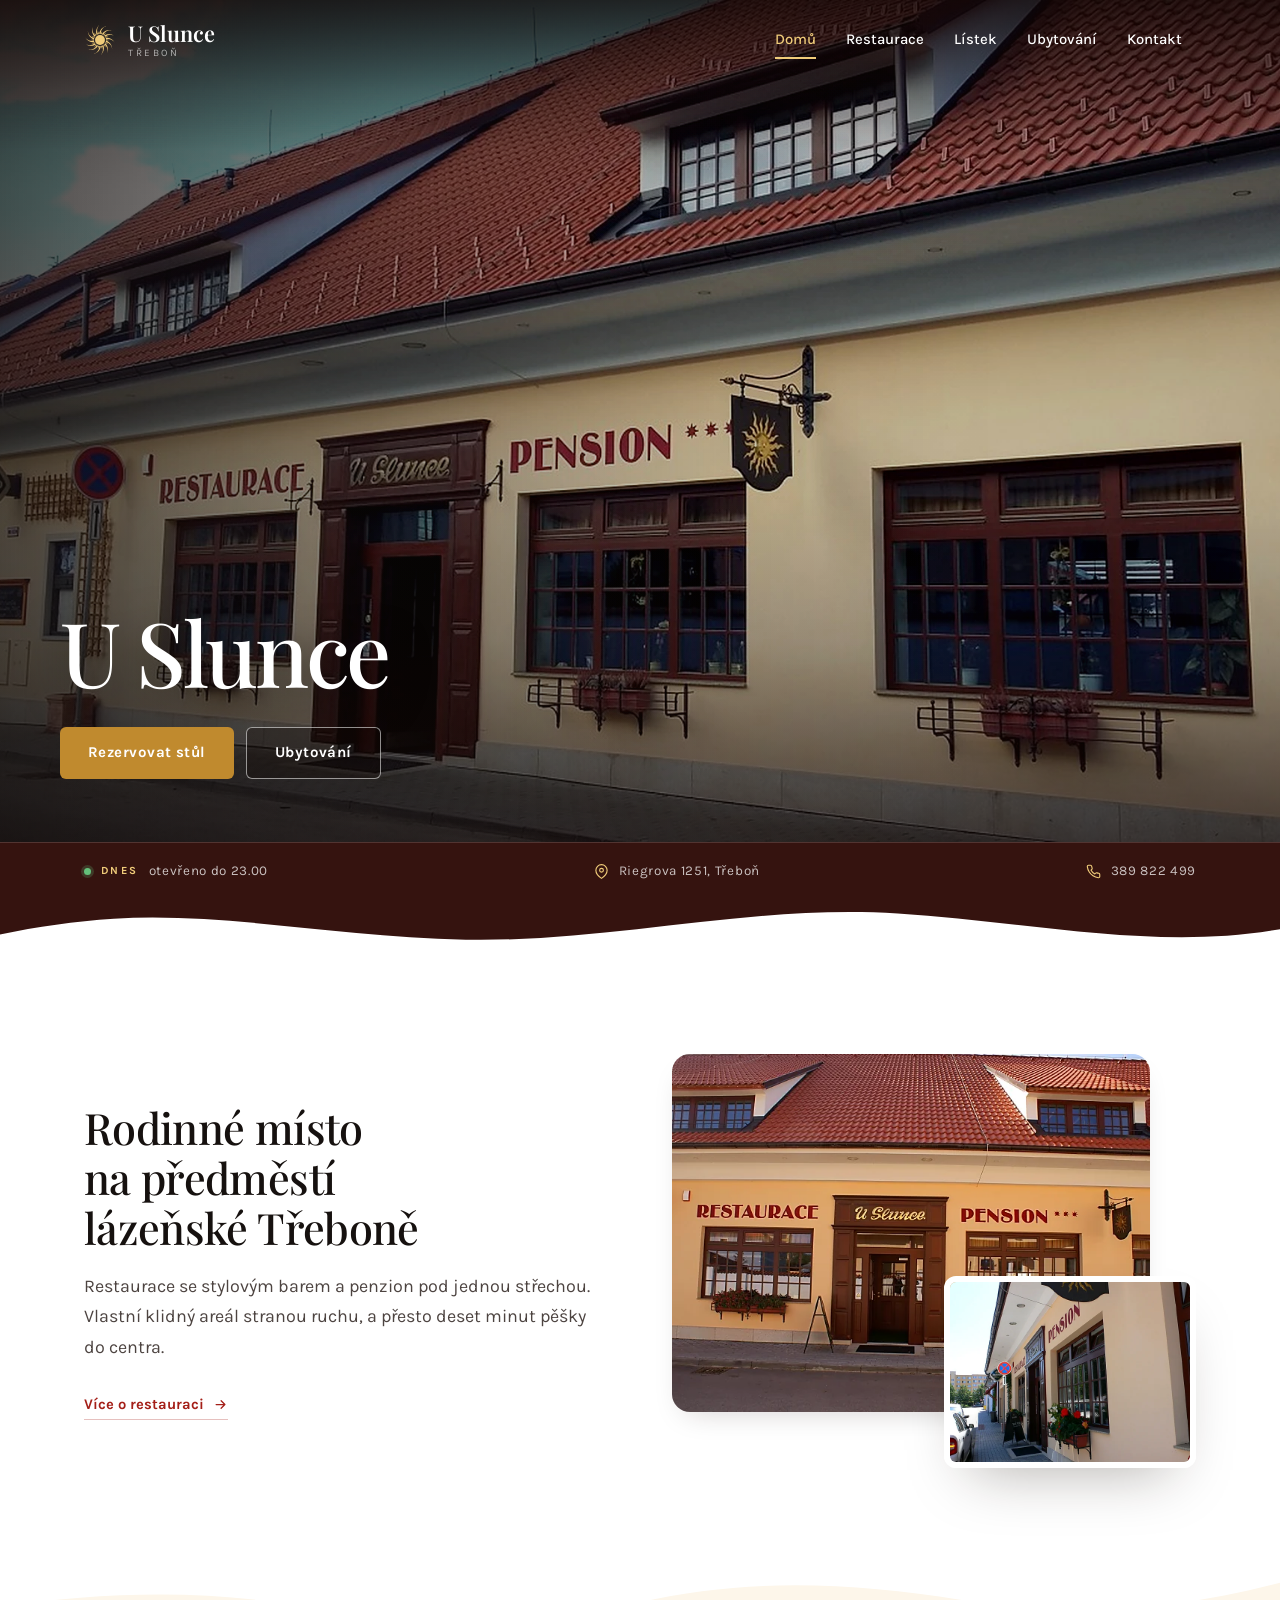
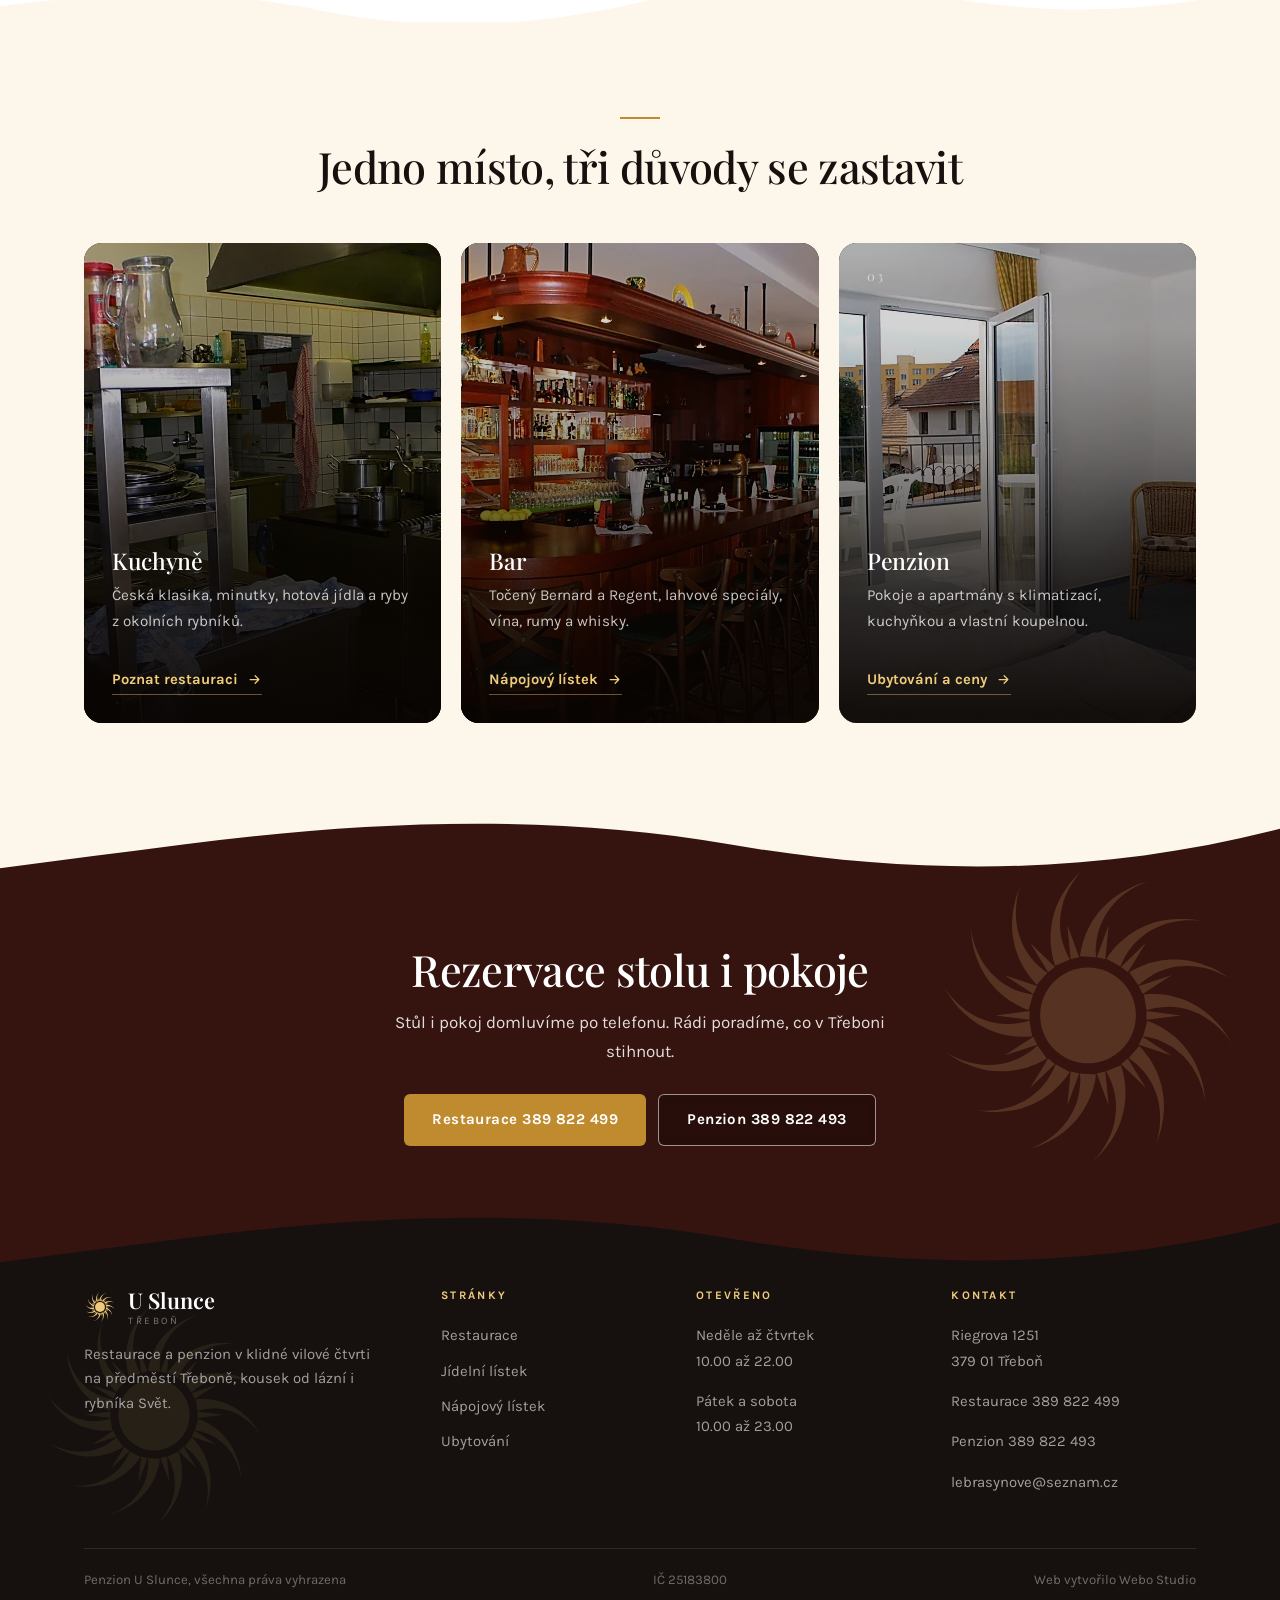
<file: index.html>
<!DOCTYPE html>
<html lang="cs">
<head>
<meta charset="utf-8">
<meta name="viewport" content="width=device-width, initial-scale=1">
<title>Restaurace a penzion U Slunce, Třeboň</title>
<meta name="description" content="Restaurace a penzion U Slunce v Třeboni. Česká kuchyně, čerstvé ryby z třeboňských rybníků, pivo Bernard a klidné ubytování s parkováním v areálu.">
<meta name="theme-color" content="#7d1710">
<link rel="canonical" href="https://www.penzionuslunce.cz/">
<meta property="og:type" content="website">
<meta property="og:locale" content="cs_CZ">
<meta property="og:title" content="Restaurace a penzion U Slunce, Třeboň">
<meta property="og:description" content="Restaurace a penzion U Slunce v Třeboni. Česká kuchyně, čerstvé ryby z třeboňských rybníků, pivo Bernard a klidné ubytování s parkováním v areálu.">
<meta property="og:url" content="https://www.penzionuslunce.cz/">
<meta property="og:image" content="https://www.penzionuslunce.cz/assets/photos/fasada.webp">
<link rel="icon" href="assets/img/favicon.svg" type="image/svg+xml">
<link rel="preconnect" href="https://fonts.googleapis.com">
<link rel="preconnect" href="https://fonts.gstatic.com" crossorigin>
<link href="https://fonts.googleapis.com/css2?family=Karla:wght@400;500;600;700&family=Playfair+Display:ital,wght@0,400;0,500;0,600;1,400&display=swap" rel="stylesheet">
<link rel="stylesheet" href="assets/css/style.css?v=25">
<script type="application/ld+json">
{
  "@context": "https://schema.org",
  "@type": "Restaurant",
  "name": "Restaurace a penzion U Slunce",
  "servesCuisine": "Česká kuchyně",
  "url": "https://www.penzionuslunce.cz/",
  "telephone": "+420389822499",
  "email": "lebrasynove@seznam.cz",
  "image": "https://www.penzionuslunce.cz/assets/photos/fasada.webp",
  "address": {
    "@type": "PostalAddress",
    "streetAddress": "Riegrova 1251",
    "addressLocality": "Třeboň",
    "postalCode": "379 01",
    "addressCountry": "CZ"
  },
  "openingHoursSpecification": [
    { "@type": "OpeningHoursSpecification", "dayOfWeek": ["Sunday","Monday","Tuesday","Wednesday","Thursday"], "opens": "10:00", "closes": "22:00" },
    { "@type": "OpeningHoursSpecification", "dayOfWeek": ["Friday","Saturday"], "opens": "10:00", "closes": "23:00" }
  ]
}
</script>
</head>
<body>
<a class="skip" href="#main">Přeskočit na obsah</a>
<div class="progress" aria-hidden="true"></div>
<header class="header">
  <div class="wrap header__inner">
    <a class="brand" href="index.html" aria-label="U Slunce, domovská stránka">
      <span class="sunmark" aria-hidden="true"></span>
      <span class="brand__text">
        <span class="brand__name">U Slunce</span>
        <span class="brand__sub">Třeboň</span>
      </span>
    </a>

    <nav class="nav" aria-label="Hlavní navigace">
      <a class="nav__link" href="index.html" aria-current="page">Domů</a>
      <a class="nav__link" href="restaurace.html">Restaurace</a>
      <a class="nav__link" href="listek.html">Lístek</a>
      <a class="nav__link" href="ubytovani.html">Ubytování</a>
      <a class="nav__link" href="kontakt.html">Kontakt</a>
    </nav>


    <button class="burger" aria-expanded="false" aria-controls="mobile-nav" aria-label="Otevřít menu">
      <span></span><span></span><span></span>
    </button>
  </div>
</header>

<div class="mobile-nav" id="mobile-nav">
  <a href="index.html" aria-current="page">Domů</a>
  <a href="restaurace.html">Restaurace</a>
  <a href="listek.html">Jídelní a nápojový lístek</a>
  <a href="ubytovani.html">Ubytování</a>
  <a href="kontakt.html">Kontakt</a>
  <div class="mobile-nav__foot">
    <a class="btn btn--primary" href="tel:+420389822499">Rezervace stolu</a>
    <a class="btn btn--ghost" href="tel:+420389822493">Rezervace ubytování</a>
  </div>
</div>
<main id="main">

  <section class="hero">
    <div class="hero__media">
      <picture>
        <source media="(max-width: 900px)" srcset="assets/photos/hero-uvod-uzky.webp?v=25" width="800" height="1543">
        <img src="assets/photos/hero-uvod.webp?v=25" alt="Průčelí restaurace a penzionu U Slunce v Třeboni s cedulemi Restaurace a Pension" width="1800" height="1012" fetchpriority="high" decoding="async">
      </picture>
    </div>

    <div class="hero__panel">
      <div class="deco__sun" aria-hidden="true"></div>
      <div class="hero__inner">
      <h1 class="hero__title">U Slunce</h1>
      <div class="btn-row">
        <a class="btn btn--gold" href="tel:+420389822499">Rezervovat stůl</a>
        <a class="btn btn--light" href="ubytovani.html">Ubytování</a>
        </div>
      </div>
    </div>

    <div class="hero__bar">
      <div class="wrap hero__bar-in">
        <span data-open>
          <span class="hero__dot" aria-hidden="true"></span>
          <b>Dnes</b> <span data-open-text>10.00 až 22.00</span>
        </span>
        <span><svg viewBox="0 0 24 24" fill="none" stroke="currentColor" stroke-width="1.8" stroke-linecap="round" stroke-linejoin="round" aria-hidden="true"><path d="M21 10c0 7-9 13-9 13s-9-6-9-13a9 9 0 0 1 18 0z"/><circle cx="12" cy="10" r="3"/></svg> Riegrova 1251, Třeboň</span>
        <a href="tel:+420389822499"><svg viewBox="0 0 24 24" fill="none" stroke="currentColor" stroke-width="1.8" stroke-linecap="round" stroke-linejoin="round" aria-hidden="true"><path d="M22 16.9v3a2 2 0 0 1-2.2 2 19.8 19.8 0 0 1-8.6-3.1 19.5 19.5 0 0 1-6-6A19.8 19.8 0 0 1 2.1 4.2 2 2 0 0 1 4.1 2h3a2 2 0 0 1 2 1.7c.1 1 .4 1.9.7 2.8a2 2 0 0 1-.5 2.1L8.1 9.9a16 16 0 0 0 6 6l1.3-1.2a2 2 0 0 1 2.1-.5c.9.3 1.8.6 2.8.7a2 2 0 0 1 1.7 2z"/></svg> 389 822 499</a>
      </div>
    </div>
  </section>

  <section class="section" id="uvod">
    <div class="sep sep--band" aria-hidden="true"></div>
    <div class="wrap split">
      <div class="flow" data-reveal>
        <h2>Rodinné místo na předměstí lázeňské Třeboně</h2>
        <p class="lead">
          Restaurace se stylovým barem a penzion pod jednou střechou. Vlastní klidný
          areál stranou ruchu, a přesto deset minut pěšky do centra.
        </p>
        <div class="arrow-row">
          <a class="arrow-link" href="restaurace.html">Více o restauraci <svg viewBox="0 0 24 24" fill="none" stroke="currentColor" stroke-width="2" stroke-linecap="round" stroke-linejoin="round" aria-hidden="true"><path d="M5 12h14M13 6l6 6-6 6"/></svg></a>
        </div>
      </div>
      <div class="stack-media" data-reveal data-delay>
        <div class="stack-media__main" data-reveal-img>
          <img src="assets/photos/fasada.webp" alt="Fasáda domu s nápisy Restaurace a Pension" width="640" height="480" loading="lazy">
        </div>
        <div class="stack-media__inset">
          <img src="assets/photos/znak-slunce.webp" alt="Kovaný znak slunce nad vchodem do penzionu" width="640" height="480" loading="lazy">
        </div>
      </div>
    </div>
  </section>

  <section class="section section--paper">
    <div class="sep sep--white sep--wave2" aria-hidden="true"></div>
    <div class="wrap">
      <div class="section-head is-centered" data-reveal>
        <h2>Jedno místo, tři důvody se zastavit</h2>
      </div>
      <div class="cards cards--3" data-reveal-group>
        <article class="tile" data-reveal>
          <div class="tile__media"><img src="assets/photos/kuchyne-provoz.webp" alt="Kuchyň restaurace při přípravě jídel" width="640" height="480" loading="lazy"></div>
          <span class="tile__no" aria-hidden="true">01</span>
          <div class="tile__body">
            <h3>Kuchyně</h3>
            <p>Česká klasika, minutky, hotová jídla a ryby z okolních rybníků.</p>
            <a class="arrow-link" href="restaurace.html">Poznat restauraci <svg viewBox="0 0 24 24" fill="none" stroke="currentColor" stroke-width="2" stroke-linecap="round" stroke-linejoin="round" aria-hidden="true"><path d="M5 12h14M13 6l6 6-6 6"/></svg></a>
          </div>
        </article>
        <article class="tile" data-reveal>
          <div class="tile__media"><img src="assets/photos/bar.webp" alt="Dřevěný bar restaurace s výčepem a barovými židlemi" width="640" height="480" loading="lazy"></div>
          <span class="tile__no" aria-hidden="true">02</span>
          <div class="tile__body">
            <h3>Bar</h3>
            <p>Točený Bernard a Regent, lahvové speciály, vína, rumy a whisky.</p>
            <a class="arrow-link" href="listek.html#napoje">Nápojový lístek <svg viewBox="0 0 24 24" fill="none" stroke="currentColor" stroke-width="2" stroke-linecap="round" stroke-linejoin="round" aria-hidden="true"><path d="M5 12h14M13 6l6 6-6 6"/></svg></a>
          </div>
        </article>
        <article class="tile" data-reveal>
          <div class="tile__media"><img src="assets/photos/pokoj-s-terasou.webp" alt="Dvoulůžkový pokoj s prosklenými dveřmi na balkon" width="640" height="480" loading="lazy"></div>
          <span class="tile__no" aria-hidden="true">03</span>
          <div class="tile__body">
            <h3>Penzion</h3>
            <p>Pokoje a apartmány s klimatizací, kuchyňkou a vlastní koupelnou.</p>
            <a class="arrow-link" href="ubytovani.html">Ubytování a ceny <svg viewBox="0 0 24 24" fill="none" stroke="currentColor" stroke-width="2" stroke-linecap="round" stroke-linejoin="round" aria-hidden="true"><path d="M5 12h14M13 6l6 6-6 6"/></svg></a>
          </div>
        </article>
      </div>
    </div>
  </section>

  <section class="section section--band section--tight">
    <div class="sep sep--paper sep--wave3" aria-hidden="true"></div>
    <div class="deco" aria-hidden="true"><div class="deco__sun"></div></div>
    <div class="wrap">
      <div class="callout" data-reveal>
        <h2>Rezervace stolu i pokoje</h2>
        <p>Stůl i pokoj domluvíme po telefonu. Rádi poradíme, co v Třeboni stihnout.</p>
        <div class="btn-row">
          <a class="btn btn--gold" href="tel:+420389822499">Restaurace 389 822 499</a>
          <a class="btn btn--light" href="tel:+420389822493">Penzion 389 822 493</a>
        </div>
      </div>
    </div>
  </section>
</main>
<footer class="footer">
    <div class="sep sep--band sep--wave3" aria-hidden="true"></div>
  <div class="deco" aria-hidden="true"><div class="deco__sun"></div></div>
  <div class="wrap">
    <div class="footer__grid">
      <div>
        <div class="brand">
          <span class="sunmark" aria-hidden="true"></span>
          <span class="brand__text">
            <span class="brand__name">U Slunce</span>
            <span class="brand__sub">Třeboň</span>
          </span>
        </div>
        <p class="footer__about">Restaurace a penzion v klidné vilové čtvrti na předměstí Třeboně,
          kousek od lázní i rybníka Svět.</p>
      </div>

      <div>
        <h4>Stránky</h4>
        <ul>
          <li><a href="restaurace.html">Restaurace</a></li>
          <li><a href="listek.html">Jídelní lístek</a></li>
          <li><a href="listek.html#napoje">Nápojový lístek</a></li>
          <li><a href="ubytovani.html">Ubytování</a></li>
        </ul>
      </div>

      <div>
        <h4>Otevřeno</h4>
        <ul class="stack">
          <li>Neděle až čtvrtek<br>10.00 až 22.00</li>
          <li>Pátek a sobota<br>10.00 až 23.00</li>
        </ul>
      </div>

      <div>
        <h4>Kontakt</h4>
        <ul class="stack">
          <li>Riegrova 1251<br>379 01 Třeboň</li>
          <li><a href="tel:+420389822499">Restaurace 389 822 499</a></li>
          <li><a href="tel:+420389822493">Penzion 389 822 493</a></li>
          <li><a href="mailto:lebrasynove@seznam.cz">lebrasynove@seznam.cz</a></li>
        </ul>
      </div>
    </div>

    <div class="footer__bottom">
      <span>Penzion U Slunce, všechna práva vyhrazena</span>
      <span>IČ 25183800</span>
      <span>Web vytvořilo <a href="https://www.webostudio.cz/" target="_blank" rel="noopener">Webo Studio</a></span>
    </div>
  </div>
</footer>

<a class="btn btn--primary call-fab" href="tel:+420389822499"><svg viewBox="0 0 24 24" fill="none" stroke="currentColor" stroke-width="1.8" stroke-linecap="round" stroke-linejoin="round" aria-hidden="true"><path d="M22 16.9v3a2 2 0 0 1-2.2 2 19.8 19.8 0 0 1-8.6-3.1 19.5 19.5 0 0 1-6-6A19.8 19.8 0 0 1 2.1 4.2 2 2 0 0 1 4.1 2h3a2 2 0 0 1 2 1.7c.1 1 .4 1.9.7 2.8a2 2 0 0 1-.5 2.1L8.1 9.9a16 16 0 0 0 6 6l1.3-1.2a2 2 0 0 1 2.1-.5c.9.3 1.8.6 2.8.7a2 2 0 0 1 1.7 2z"/></svg> Zavolat a rezervovat</a>

<div class="lightbox" role="dialog" aria-modal="true" aria-label="Zvětšená fotografie">
  <button class="lightbox__close" aria-label="Zavřít"><svg viewBox="0 0 24 24" fill="none" stroke="currentColor" stroke-width="2" stroke-linecap="round" stroke-linejoin="round" aria-hidden="true"><path d="M18 6L6 18M6 6l12 12"/></svg></button>
  <button class="lightbox__prev" aria-label="Předchozí fotografie"><svg viewBox="0 0 24 24" fill="none" stroke="currentColor" stroke-width="2" stroke-linecap="round" stroke-linejoin="round" aria-hidden="true"><path d="M15 18l-6-6 6-6"/></svg></button>
  <button class="lightbox__next" aria-label="Další fotografie"><svg viewBox="0 0 24 24" fill="none" stroke="currentColor" stroke-width="2" stroke-linecap="round" stroke-linejoin="round" aria-hidden="true"><path d="M9 18l6-6-6-6"/></svg></button>
  <div>
    <img alt="">
    <p class="lightbox__caption"><span></span><span class="lightbox__count"></span></p>
  </div>
</div>

<script src="assets/js/main.js?v=25" defer></script>
</body>
</html>
</file>
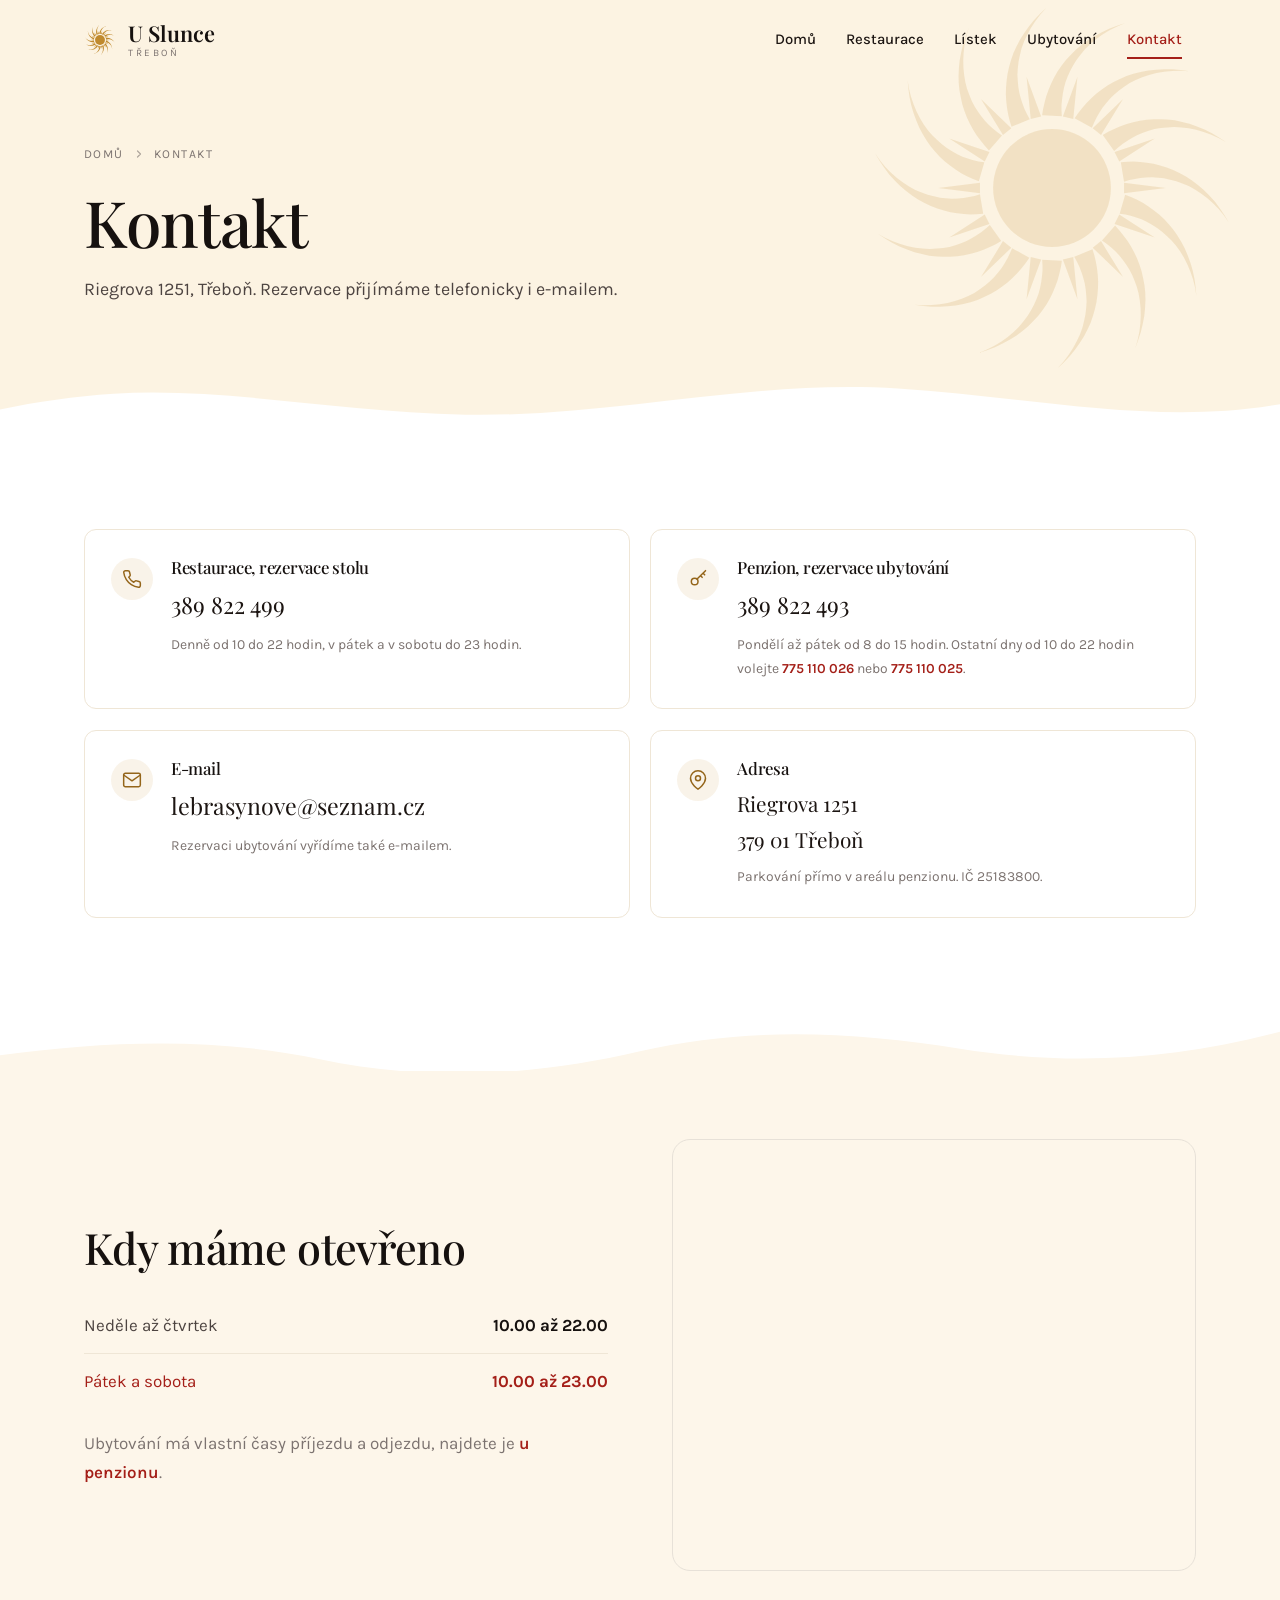
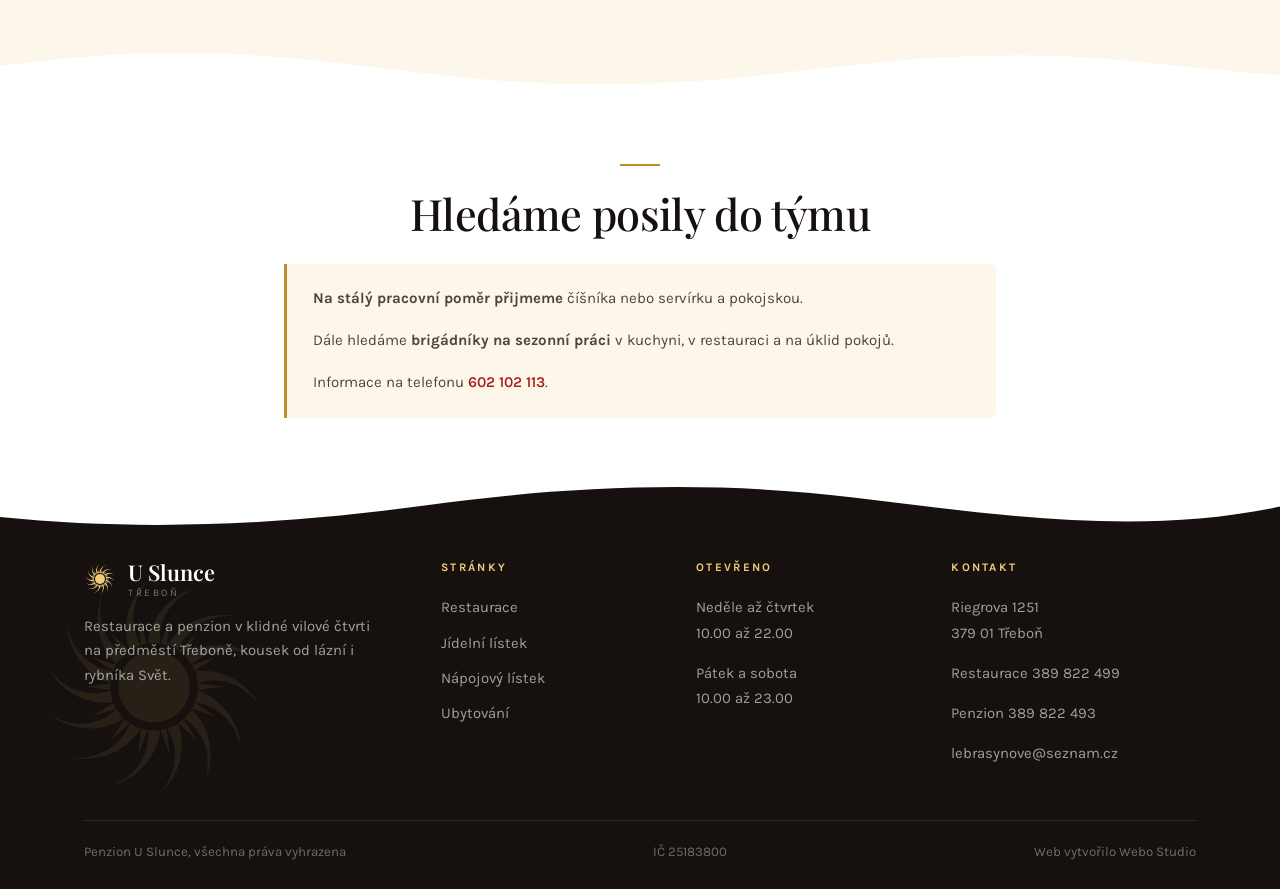
<file: kontakt.html>
<!DOCTYPE html>
<html lang="cs">
<head>
<meta charset="utf-8">
<meta name="viewport" content="width=device-width, initial-scale=1">
<title>Kontakt, Restaurace a penzion U Slunce Třeboň</title>
<meta name="description" content="Kontakty na restauraci a penzion U Slunce, Riegrova 1251, Třeboň. Telefon, e-mail, otevírací doba a mapa.">
<meta name="theme-color" content="#7d1710">
<link rel="canonical" href="https://www.penzionuslunce.cz/kontakt.html">
<meta property="og:type" content="website">
<meta property="og:locale" content="cs_CZ">
<meta property="og:title" content="Kontakt, Restaurace a penzion U Slunce Třeboň">
<meta property="og:description" content="Kontakty na restauraci a penzion U Slunce, Riegrova 1251, Třeboň. Telefon, e-mail, otevírací doba a mapa.">
<meta property="og:url" content="https://www.penzionuslunce.cz/kontakt.html">
<meta property="og:image" content="https://www.penzionuslunce.cz/assets/photos/fasada.webp">
<link rel="icon" href="assets/img/favicon.svg" type="image/svg+xml">
<link rel="preconnect" href="https://fonts.googleapis.com">
<link rel="preconnect" href="https://fonts.gstatic.com" crossorigin>
<link href="https://fonts.googleapis.com/css2?family=Karla:wght@400;500;600;700&family=Playfair+Display:ital,wght@0,400;0,500;0,600;1,400&display=swap" rel="stylesheet">
<link rel="stylesheet" href="assets/css/style.css?v=25">
</head>
<body>
<a class="skip" href="#main">Přeskočit na obsah</a>
<div class="progress" aria-hidden="true"></div>
<header class="header">
  <div class="wrap header__inner">
    <a class="brand" href="index.html" aria-label="U Slunce, domovská stránka">
      <span class="sunmark" aria-hidden="true"></span>
      <span class="brand__text">
        <span class="brand__name">U Slunce</span>
        <span class="brand__sub">Třeboň</span>
      </span>
    </a>

    <nav class="nav" aria-label="Hlavní navigace">
      <a class="nav__link" href="index.html">Domů</a>
      <a class="nav__link" href="restaurace.html">Restaurace</a>
      <a class="nav__link" href="listek.html">Lístek</a>
      <a class="nav__link" href="ubytovani.html">Ubytování</a>
      <a class="nav__link" href="kontakt.html" aria-current="page">Kontakt</a>
    </nav>


    <button class="burger" aria-expanded="false" aria-controls="mobile-nav" aria-label="Otevřít menu">
      <span></span><span></span><span></span>
    </button>
  </div>
</header>

<div class="mobile-nav" id="mobile-nav">
  <a href="index.html">Domů</a>
  <a href="restaurace.html">Restaurace</a>
  <a href="listek.html">Jídelní a nápojový lístek</a>
  <a href="ubytovani.html">Ubytování</a>
  <a href="kontakt.html" aria-current="page">Kontakt</a>
  <div class="mobile-nav__foot">
    <a class="btn btn--primary" href="tel:+420389822499">Rezervace stolu</a>
    <a class="btn btn--ghost" href="tel:+420389822493">Rezervace ubytování</a>
  </div>
</div>
<main id="main">

  <section class="page-hero">
    <div class="deco" aria-hidden="true"><div class="deco__sun"></div></div>
    <div class="wrap">
      <nav class="crumbs" aria-label="Drobečková navigace">
        <a href="index.html">Domů</a>
        <svg viewBox="0 0 24 24" fill="none" stroke="currentColor" stroke-width="2.4" stroke-linecap="round" stroke-linejoin="round" aria-hidden="true"><path d="M9 18l6-6-6-6"/></svg>
        <span>Kontakt</span>
      </nav>
      <h1>Kontakt</h1>
      <p class="lead">Riegrova 1251, Třeboň. Rezervace přijímáme telefonicky i e-mailem.</p>
    </div>
  </section>

  <section class="section">
    <div class="sep sep--sand" aria-hidden="true"></div>
    <div class="wrap">
      <div class="cards cards--2" data-reveal-group>
        <div class="contact-card" data-reveal>
          <div class="contact-card__icon"><svg viewBox="0 0 24 24" fill="none" stroke="currentColor" stroke-width="1.8" stroke-linecap="round" stroke-linejoin="round" aria-hidden="true"><path d="M22 16.9v3a2 2 0 0 1-2.2 2 19.8 19.8 0 0 1-8.6-3.1 19.5 19.5 0 0 1-6-6A19.8 19.8 0 0 1 2.1 4.2 2 2 0 0 1 4.1 2h3a2 2 0 0 1 2 1.7c.1 1 .4 1.9.7 2.8a2 2 0 0 1-.5 2.1L8.1 9.9a16 16 0 0 0 6 6l1.3-1.2a2 2 0 0 1 2.1-.5c.9.3 1.8.6 2.8.7a2 2 0 0 1 1.7 2z"/></svg></div>
          <div>
            <h3>Restaurace, rezervace stolu</h3>
            <a class="big" href="tel:+420389822499">389 822 499</a>
            <p class="note">Denně od 10 do 22 hodin, v pátek a v sobotu do 23 hodin.</p>
          </div>
        </div>

        <div class="contact-card" data-reveal>
          <div class="contact-card__icon"><svg viewBox="0 0 24 24" fill="none" stroke="currentColor" stroke-width="1.8" stroke-linecap="round" stroke-linejoin="round" aria-hidden="true"><circle cx="8" cy="15" r="4"/><path d="M10.9 12.1L21 2M18 5l2 2M15 8l2 2"/></svg></div>
          <div>
            <h3>Penzion, rezervace ubytování</h3>
            <a class="big" href="tel:+420389822493">389 822 493</a>
            <p class="note">Pondělí až pátek od 8 do 15 hodin. Ostatní dny od 10 do 22 hodin volejte
              <a href="tel:+420775110026">775 110 026</a> nebo
              <a href="tel:+420775110025">775 110 025</a>.</p>
          </div>
        </div>

        <div class="contact-card" data-reveal>
          <div class="contact-card__icon"><svg viewBox="0 0 24 24" fill="none" stroke="currentColor" stroke-width="1.8" stroke-linecap="round" stroke-linejoin="round" aria-hidden="true"><rect x="2" y="4" width="20" height="16" rx="2"/><path d="M22 6l-10 7L2 6"/></svg></div>
          <div>
            <h3>E-mail</h3>
            <a class="big big--mail" href="mailto:lebrasynove@seznam.cz">lebrasynove@seznam.cz</a>
            <p class="note">Rezervaci ubytování vyřídíme také e-mailem.</p>
          </div>
        </div>

        <div class="contact-card" data-reveal>
          <div class="contact-card__icon"><svg viewBox="0 0 24 24" fill="none" stroke="currentColor" stroke-width="1.8" stroke-linecap="round" stroke-linejoin="round" aria-hidden="true"><path d="M21 10c0 7-9 13-9 13s-9-6-9-13a9 9 0 0 1 18 0z"/><circle cx="12" cy="10" r="3"/></svg></div>
          <div>
            <h3>Adresa</h3>
            <p class="address">Riegrova 1251<br>379 01 Třeboň</p>
            <p class="note">Parkování přímo v areálu penzionu. IČ 25183800.</p>
          </div>
        </div>
      </div>
    </div>
  </section>

  <section class="section section--paper section--tight">
    <div class="sep sep--white sep--wave2" aria-hidden="true"></div>
    <div class="wrap split">
      <div class="flow" data-reveal>
        <h2>Kdy máme otevřeno</h2>
        <ul class="hours" data-hours>
          <li data-days="sun-thu"><span class="day">Neděle až čtvrtek</span><span class="time">10.00 až 22.00</span></li>
          <li data-days="fri-sat"><span class="day">Pátek a sobota</span><span class="time">10.00 až 23.00</span></li>
        </ul>
        <p class="muted">Ubytování má vlastní časy příjezdu a odjezdu,
          najdete je <a href="ubytovani.html#prijezd" class="text-link">u penzionu</a>.</p>
      </div>
      <div data-reveal data-delay>
        <div class="map-frame">
          <iframe
            src="https://maps.google.com/maps?q=Riegrova%201251%2C%20379%2001%20T%C5%99ebo%C5%88&amp;z=16&amp;output=embed"
            title="Mapa, Penzion U Slunce, Riegrova 1251, Třeboň"
            loading="lazy" referrerpolicy="no-referrer-when-downgrade"></iframe>
        </div>
      </div>
    </div>
  </section>

  <section class="section section--tight">
    <div class="sep sep--paper sep--wave4" aria-hidden="true"></div>
    <div class="wrap wrap--narrow">
      <div class="section-head is-centered section-head--tight" data-reveal>
        <h2>Hledáme posily do týmu</h2>
      </div>
      <div class="menu-note" data-reveal>
        <p><strong>Na stálý pracovní poměr přijmeme</strong>
          číšníka nebo servírku a pokojskou.</p>
        <p>Dále hledáme <strong>brigádníky na sezonní práci</strong>
          v kuchyni, v restauraci a na úklid pokojů.</p>
        <p>Informace na telefonu
          <a href="tel:+420602102113" class="text-link">602 102 113</a>.</p>
      </div>
    </div>
  </section>
</main>
<footer class="footer">
    <div class="sep sep--white sep--wave5" aria-hidden="true"></div>
  <div class="deco" aria-hidden="true"><div class="deco__sun"></div></div>
  <div class="wrap">
    <div class="footer__grid">
      <div>
        <div class="brand">
          <span class="sunmark" aria-hidden="true"></span>
          <span class="brand__text">
            <span class="brand__name">U Slunce</span>
            <span class="brand__sub">Třeboň</span>
          </span>
        </div>
        <p class="footer__about">Restaurace a penzion v klidné vilové čtvrti na předměstí Třeboně,
          kousek od lázní i rybníka Svět.</p>
      </div>

      <div>
        <h4>Stránky</h4>
        <ul>
          <li><a href="restaurace.html">Restaurace</a></li>
          <li><a href="listek.html">Jídelní lístek</a></li>
          <li><a href="listek.html#napoje">Nápojový lístek</a></li>
          <li><a href="ubytovani.html">Ubytování</a></li>
        </ul>
      </div>

      <div>
        <h4>Otevřeno</h4>
        <ul class="stack">
          <li>Neděle až čtvrtek<br>10.00 až 22.00</li>
          <li>Pátek a sobota<br>10.00 až 23.00</li>
        </ul>
      </div>

      <div>
        <h4>Kontakt</h4>
        <ul class="stack">
          <li>Riegrova 1251<br>379 01 Třeboň</li>
          <li><a href="tel:+420389822499">Restaurace 389 822 499</a></li>
          <li><a href="tel:+420389822493">Penzion 389 822 493</a></li>
          <li><a href="mailto:lebrasynove@seznam.cz">lebrasynove@seznam.cz</a></li>
        </ul>
      </div>
    </div>

    <div class="footer__bottom">
      <span>Penzion U Slunce, všechna práva vyhrazena</span>
      <span>IČ 25183800</span>
      <span>Web vytvořilo <a href="https://www.webostudio.cz/" target="_blank" rel="noopener">Webo Studio</a></span>
    </div>
  </div>
</footer>

<a class="btn btn--primary call-fab" href="tel:+420389822499"><svg viewBox="0 0 24 24" fill="none" stroke="currentColor" stroke-width="1.8" stroke-linecap="round" stroke-linejoin="round" aria-hidden="true"><path d="M22 16.9v3a2 2 0 0 1-2.2 2 19.8 19.8 0 0 1-8.6-3.1 19.5 19.5 0 0 1-6-6A19.8 19.8 0 0 1 2.1 4.2 2 2 0 0 1 4.1 2h3a2 2 0 0 1 2 1.7c.1 1 .4 1.9.7 2.8a2 2 0 0 1-.5 2.1L8.1 9.9a16 16 0 0 0 6 6l1.3-1.2a2 2 0 0 1 2.1-.5c.9.3 1.8.6 2.8.7a2 2 0 0 1 1.7 2z"/></svg> Zavolat a rezervovat</a>

<script src="assets/js/main.js?v=25" defer></script>
</body>
</html>
</file>
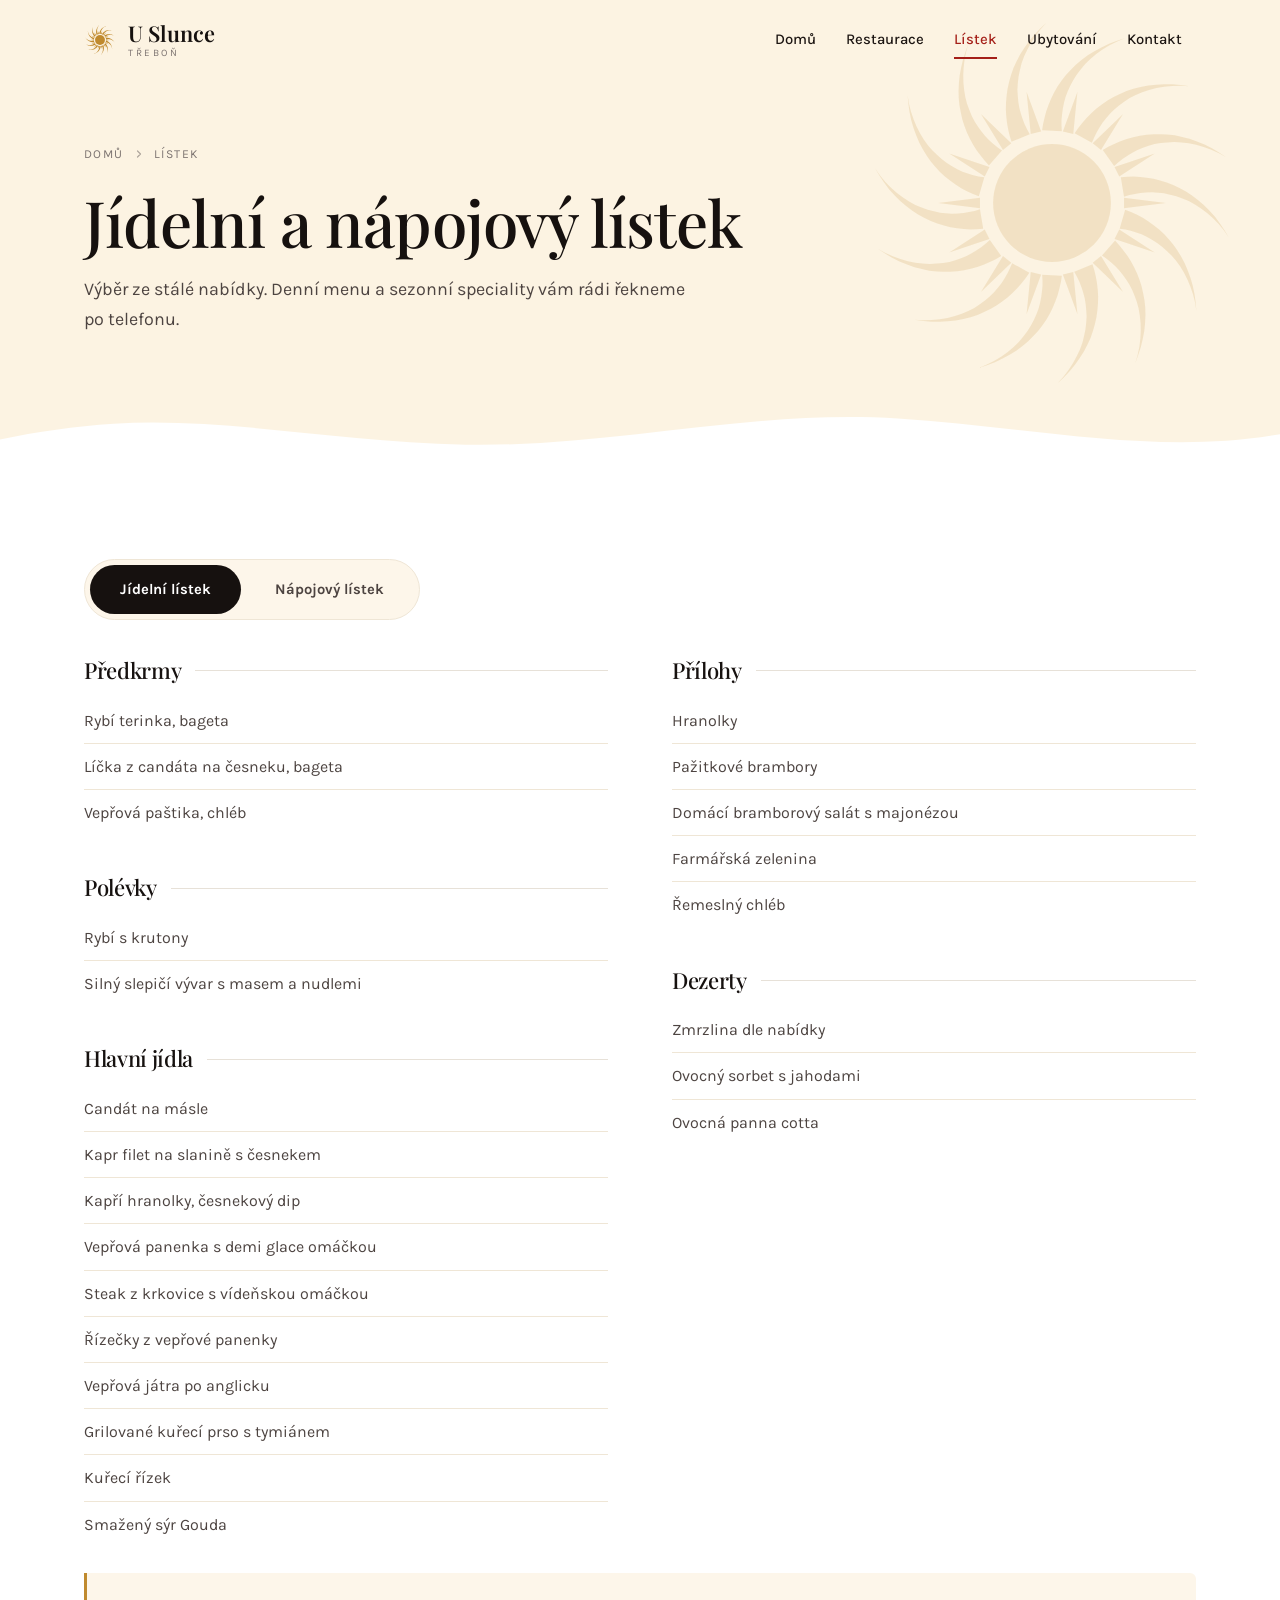
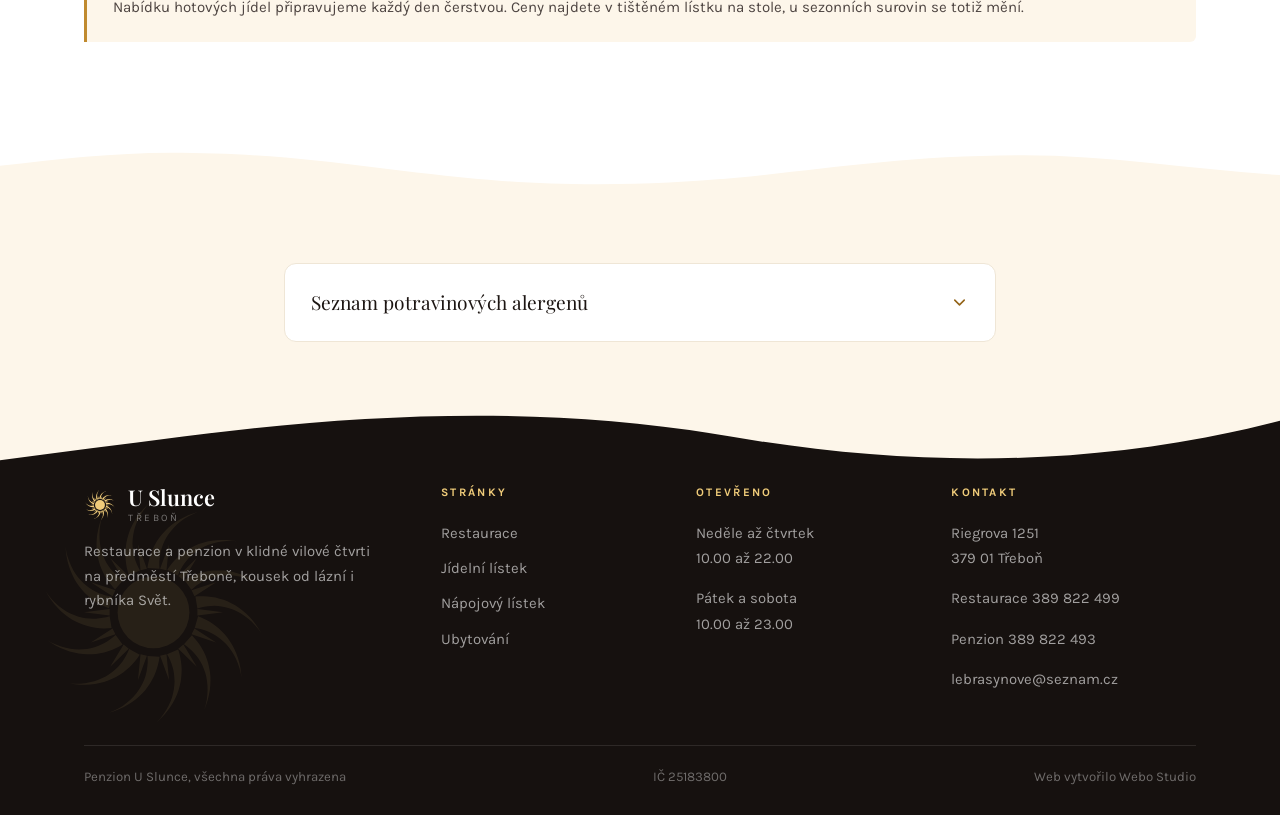
<file: listek.html>
<!DOCTYPE html>
<html lang="cs">
<head>
<meta charset="utf-8">
<meta name="viewport" content="width=device-width, initial-scale=1">
<title>Jídelní a nápojový lístek, U Slunce Třeboň</title>
<meta name="description" content="Jídelní a nápojový lístek restaurace U Slunce v Třeboni. Česká kuchyně, ryby, pivo Bernard a Regent, vína, rumy a whisky. Seznam alergenů.">
<meta name="theme-color" content="#7d1710">
<link rel="canonical" href="https://www.penzionuslunce.cz/listek.html">
<meta property="og:type" content="website">
<meta property="og:locale" content="cs_CZ">
<meta property="og:title" content="Jídelní a nápojový lístek, U Slunce Třeboň">
<meta property="og:description" content="Jídelní a nápojový lístek restaurace U Slunce v Třeboni. Česká kuchyně, ryby, pivo Bernard a Regent, vína, rumy a whisky. Seznam alergenů.">
<meta property="og:url" content="https://www.penzionuslunce.cz/listek.html">
<meta property="og:image" content="https://www.penzionuslunce.cz/assets/photos/fasada.webp">
<link rel="icon" href="assets/img/favicon.svg" type="image/svg+xml">
<link rel="preconnect" href="https://fonts.googleapis.com">
<link rel="preconnect" href="https://fonts.gstatic.com" crossorigin>
<link href="https://fonts.googleapis.com/css2?family=Karla:wght@400;500;600;700&family=Playfair+Display:ital,wght@0,400;0,500;0,600;1,400&display=swap" rel="stylesheet">
<link rel="stylesheet" href="assets/css/style.css?v=25">
</head>
<body>
<a class="skip" href="#main">Přeskočit na obsah</a>
<div class="progress" aria-hidden="true"></div>
<header class="header">
  <div class="wrap header__inner">
    <a class="brand" href="index.html" aria-label="U Slunce, domovská stránka">
      <span class="sunmark" aria-hidden="true"></span>
      <span class="brand__text">
        <span class="brand__name">U Slunce</span>
        <span class="brand__sub">Třeboň</span>
      </span>
    </a>

    <nav class="nav" aria-label="Hlavní navigace">
      <a class="nav__link" href="index.html">Domů</a>
      <a class="nav__link" href="restaurace.html">Restaurace</a>
      <a class="nav__link" href="listek.html" aria-current="page">Lístek</a>
      <a class="nav__link" href="ubytovani.html">Ubytování</a>
      <a class="nav__link" href="kontakt.html">Kontakt</a>
    </nav>


    <button class="burger" aria-expanded="false" aria-controls="mobile-nav" aria-label="Otevřít menu">
      <span></span><span></span><span></span>
    </button>
  </div>
</header>

<div class="mobile-nav" id="mobile-nav">
  <a href="index.html">Domů</a>
  <a href="restaurace.html">Restaurace</a>
  <a href="listek.html" aria-current="page">Jídelní a nápojový lístek</a>
  <a href="ubytovani.html">Ubytování</a>
  <a href="kontakt.html">Kontakt</a>
  <div class="mobile-nav__foot">
    <a class="btn btn--primary" href="tel:+420389822499">Rezervace stolu</a>
    <a class="btn btn--ghost" href="tel:+420389822493">Rezervace ubytování</a>
  </div>
</div>
<main id="main">

  <section class="page-hero">
    <div class="deco" aria-hidden="true"><div class="deco__sun"></div></div>
    <div class="wrap">
      <nav class="crumbs" aria-label="Drobečková navigace">
        <a href="index.html">Domů</a>
        <svg viewBox="0 0 24 24" fill="none" stroke="currentColor" stroke-width="2.4" stroke-linecap="round" stroke-linejoin="round" aria-hidden="true"><path d="M9 18l6-6-6-6"/></svg>
        <span>Lístek</span>
      </nav>
      <h1>Jídelní a nápojový lístek</h1>
      <p class="lead">Výběr ze stálé nabídky. Denní menu a sezonní speciality vám rádi řekneme po telefonu.</p>
    </div>
  </section>

  <section class="section">
    <div class="sep sep--sand" aria-hidden="true"></div>
    <div class="wrap">
      <div data-tabs data-reveal id="listek">
        <div class="menu-tabs" id="napoje" role="tablist" aria-label="Výběr lístku">
          <button role="tab" id="tab-jidlo" data-hash="jidlo" aria-controls="panel-jidlo" aria-selected="true" tabindex="0">Jídelní lístek</button>
          <button role="tab" id="tab-napoje" data-hash="napoje" aria-controls="panel-napoje" aria-selected="false" tabindex="-1">Nápojový lístek</button>
        </div>

        <div class="menu-panel" id="panel-jidlo" role="tabpanel" aria-labelledby="tab-jidlo">
          <div class="menu-columns">
            <div class="menu-group">
              <h3 class="menu-group__title">Předkrmy</h3>
              <ul>
                <li>Rybí terinka, bageta</li>
                <li>Líčka z candáta na česneku, bageta</li>
                <li>Vepřová paštika, chléb</li>
              </ul>
            </div>
            <div class="menu-group">
              <h3 class="menu-group__title">Polévky</h3>
              <ul>
                <li>Rybí s krutony</li>
                <li>Silný slepičí vývar s masem a nudlemi</li>
              </ul>
            </div>
            <div class="menu-group">
              <h3 class="menu-group__title">Hlavní jídla</h3>
              <ul>
                <li>Candát na másle</li>
                <li>Kapr filet na slanině s česnekem</li>
                <li>Kapří hranolky, česnekový dip</li>
                <li>Vepřová panenka s demi glace omáčkou</li>
                <li>Steak z krkovice s vídeňskou omáčkou</li>
                <li>Řízečky z vepřové panenky</li>
                <li>Vepřová játra po anglicku</li>
                <li>Grilované kuřecí prso s tymiánem</li>
                <li>Kuřecí řízek</li>
                <li>Smažený sýr Gouda</li>
              </ul>
            </div>
            <div class="menu-group">
              <h3 class="menu-group__title">Přílohy</h3>
              <ul>
                <li>Hranolky</li>
                <li>Pažitkové brambory</li>
                <li>Domácí bramborový salát s majonézou</li>
                <li>Farmářská zelenina</li>
                <li>Řemeslný chléb</li>
              </ul>
            </div>
            <div class="menu-group">
              <h3 class="menu-group__title">Dezerty</h3>
              <ul>
                <li>Zmrzlina dle nabídky</li>
                <li>Ovocný sorbet s jahodami</li>
                <li>Ovocná panna cotta</li>
              </ul>
            </div>
          </div>
          <div class="menu-note">
            Nabídku hotových jídel připravujeme každý den čerstvou. Ceny najdete v tištěném
            lístku na stole, u sezonních surovin se totiž mění.
          </div>
        </div>

        <div class="menu-panel" id="panel-napoje" role="tabpanel" aria-labelledby="tab-napoje" hidden>
          <div class="menu-columns">
            <div class="menu-group">
              <h3 class="menu-group__title">Káva a čokoláda</h3>
              <ul>
                <li>Káva turecká</li>
                <li>Espresso</li>
                <li>Káva bez kofeinu</li>
                <li>Caffé Latté</li>
                <li>Cappuccino</li>
                <li>Káva vídeňská</li>
                <li>Káva alžírská</li>
                <li>Káva irská</li>
                <li>Horká čokoláda</li>
                <li>Grog</li>
                <li>Svařené víno</li>
              </ul>
            </div>
            <div class="menu-group">
              <h3 class="menu-group__title">Čaje z konvičky</h3>
              <ul>
                <li>Assam</li>
                <li>Earl Grey</li>
                <li>Zelený Asia</li>
                <li>Lesní plody</li>
                <li>Vita orange</li>
                <li>Bylinková zahrada</li>
                <li>Mátový</li>
                <li>Med, porce</li>
              </ul>
            </div>
            <div class="menu-group">
              <h3 class="menu-group__title">Nealkoholické nápoje</h3>
              <ul>
                <li>Coca-Cola a Coca-Cola light</li>
                <li>Sprite</li>
                <li>Fanta</li>
                <li>Kinley tonic</li>
                <li>Bonaqua neperlivá, jemně perlivá a perlivá</li>
                <li>Točená limonáda</li>
                <li>Red Bull</li>
              </ul>
            </div>
            <div class="menu-group">
              <h3 class="menu-group__title">Džusy</h3>
              <ul>
                <li>Pomeranč</li>
                <li>Jablko</li>
                <li>Černý rybíz</li>
                <li>Jahoda</li>
                <li>Mango</li>
              </ul>
            </div>
            <div class="menu-group">
              <h3 class="menu-group__title">Pivo točené</h3>
              <ul>
                <li>Bernard světlý 11°</li>
                <li>Bernard nefiltrovaný 12°</li>
                <li>Bernard polotmavý 12°</li>
                <li>Regent světlý 12°</li>
              </ul>
            </div>
            <div class="menu-group">
              <h3 class="menu-group__title">Pivo nealkoholické</h3>
              <ul>
                <li>Bernard free</li>
                <li>Bernard free švestka</li>
              </ul>
            </div>
            <div class="menu-group">
              <h3 class="menu-group__title">Víno a sekty</h3>
              <ul>
                <li>Rozlévané víno</li>
                <li>Víno dle nabídky</li>
                <li>Bohemia Demi-Sec</li>
                <li>Bohemia Regia Brut</li>
                <li>Chateau Radyně</li>
                <li>Bohemia nealko</li>
                <li>Moët &amp; Chandon</li>
              </ul>
            </div>
            <div class="menu-group">
              <h3 class="menu-group__title">Aperitivy</h3>
              <ul>
                <li>Martini Dry, Bianco, Rosso</li>
                <li>Campari Bitter</li>
                <li>Portské</li>
                <li>Portské 10 let</li>
              </ul>
            </div>
            <div class="menu-group">
              <h3 class="menu-group__title">Destiláty</h3>
              <ul>
                <li>Tuzemák</li>
                <li>Vodka Amundsen</li>
                <li>Gin Beefeater</li>
                <li>Gin Hendrick's</li>
                <li>Gin Roku</li>
                <li>Slivovice</li>
                <li>Hruškovice</li>
                <li>Calvados</li>
                <li>Mandlovka z Hustopečí</li>
              </ul>
            </div>
            <div class="menu-group">
              <h3 class="menu-group__title">Likéry</h3>
              <ul>
                <li>Fernet Stock a Fernet Stock citrus</li>
                <li>Becherovka</li>
                <li>Peprmintka</li>
                <li>Vaječný likér</li>
                <li>Jägermeister</li>
                <li>Sambuca</li>
                <li>Griotka</li>
                <li>Baileys</li>
              </ul>
            </div>
            <div class="menu-group">
              <h3 class="menu-group__title">Whisky</h3>
              <ul>
                <li>Jameson</li>
                <li>Jameson 12 let</li>
                <li>Tullamore Dew</li>
                <li>Laphroaig 10 let</li>
                <li>Jack Daniel's, Honey, Single</li>
                <li>Jim Beam</li>
                <li>Chivas Regal</li>
                <li>Grant's</li>
                <li>Johnnie Walker</li>
              </ul>
            </div>
            <div class="menu-group">
              <h3 class="menu-group__title">Brandy a cognac</h3>
              <ul>
                <li>Metaxa 3, 5, 7 a 12 hvězdiček</li>
                <li>Rémy Martin V.S.O.P.</li>
                <li>Courvoisier V.S.</li>
                <li>Courvoisier V.S.O.P.</li>
                <li>Courvoisier X.O. Imperial</li>
                <li>Godet Pearadise</li>
              </ul>
            </div>
            <div class="menu-group">
              <h3 class="menu-group__title">Rumy</h3>
              <ul>
                <li>Arehucas</li>
                <li>Captain Morgan</li>
                <li>Havana Club, Especial, Reserva a 7 let</li>
                <li>Blackwell</li>
                <li>Diplomático 8 a 12 let</li>
                <li>Diplomático single vintage</li>
                <li>Millonario 15 let</li>
                <li>Don Papa</li>
                <li>Zaya</li>
                <li>Zacapa 23 let</li>
                <li>Božkov Republica</li>
                <li>Bacardi</li>
                <li>Legendario 7 let</li>
              </ul>
            </div>
            <div class="menu-group">
              <h3 class="menu-group__title">Dezerty a pochutiny</h3>
              <ul>
                <li>Zmrzlina, porce</li>
                <li>Horké ovoce</li>
                <li>Ledová káva se zmrzlinou a šlehačkou</li>
                <li>Pohár Tiramisu se šlehačkou</li>
                <li>Arašídy</li>
                <li>Pražené mandličky</li>
                <li>Smažené chipsy s rajčatovou a sýrovou omáčkou</li>
              </ul>
            </div>
          </div>
          <div class="menu-note">
            Kromě čepovaných piv máme i velké množství zahraničních lahvových speciálů,
            které se v průběhu roku obměňují. Zeptejte se u baru.
          </div>
        </div>
      </div>
    </div>
  </section>

  <section class="section section--paper section--tight" id="alergeny">
    <div class="sep sep--white sep--wave4" aria-hidden="true"></div>
    <div class="wrap wrap--narrow">
      <details class="accordion" data-reveal>
        <summary>Seznam potravinových alergenů <svg viewBox="0 0 24 24" fill="none" stroke="currentColor" stroke-width="2" stroke-linecap="round" stroke-linejoin="round" aria-hidden="true"><path d="M6 9l6 6 6-6"/></svg></summary>
        <div class="accordion__body">
          <p>Označování podle směrnice 1169/2011 Evropské unie.</p>
          <ol>
            <li><span>Obiloviny obsahující lepek a výrobky z nich</span></li>
            <li><span>Korýši a výrobky z nich</span></li>
            <li><span>Vejce a výrobky z nich</span></li>
            <li><span>Ryby a výrobky z nich</span></li>
            <li><span>Podzemnice olejná neboli arašídy a výrobky z nich</span></li>
            <li><span>Sójové boby a výrobky z nich</span></li>
            <li><span>Mléko a výrobky z něj</span></li>
            <li><span>Skořápkové plody, tedy všechny druhy ořechů</span></li>
            <li><span>Celer a výrobky z něj</span></li>
            <li><span>Hořčice a výrobky z ní</span></li>
            <li><span>Sezamová semena a výrobky z nich</span></li>
            <li><span>Oxid siřičitý a siřičitany v koncentracích vyšších než 10 mg na kilogram nebo litr</span></li>
            <li><span>Vlčí bob neboli lupina a výrobky z něj</span></li>
            <li><span>Měkkýši a výrobky z nich</span></li>
          </ol>
          <p>Všechna zde podávaná jídla a nápoje mohou obsahovat tyto alergeny
            a jejich stopové prvky. Protože nemůžeme převzít plnou odpovědnost za výrobce základních
            surovin, nejsou vhodná pro alergiky.</p>
        </div>
      </details>
    </div>
  </section>

</main>
<footer class="footer">
    <div class="sep sep--paper sep--wave3" aria-hidden="true"></div>
  <div class="deco" aria-hidden="true"><div class="deco__sun"></div></div>
  <div class="wrap">
    <div class="footer__grid">
      <div>
        <div class="brand">
          <span class="sunmark" aria-hidden="true"></span>
          <span class="brand__text">
            <span class="brand__name">U Slunce</span>
            <span class="brand__sub">Třeboň</span>
          </span>
        </div>
        <p class="footer__about">Restaurace a penzion v klidné vilové čtvrti na předměstí Třeboně,
          kousek od lázní i rybníka Svět.</p>
      </div>

      <div>
        <h4>Stránky</h4>
        <ul>
          <li><a href="restaurace.html">Restaurace</a></li>
          <li><a href="listek.html">Jídelní lístek</a></li>
          <li><a href="listek.html#napoje">Nápojový lístek</a></li>
          <li><a href="ubytovani.html">Ubytování</a></li>
        </ul>
      </div>

      <div>
        <h4>Otevřeno</h4>
        <ul class="stack">
          <li>Neděle až čtvrtek<br>10.00 až 22.00</li>
          <li>Pátek a sobota<br>10.00 až 23.00</li>
        </ul>
      </div>

      <div>
        <h4>Kontakt</h4>
        <ul class="stack">
          <li>Riegrova 1251<br>379 01 Třeboň</li>
          <li><a href="tel:+420389822499">Restaurace 389 822 499</a></li>
          <li><a href="tel:+420389822493">Penzion 389 822 493</a></li>
          <li><a href="mailto:lebrasynove@seznam.cz">lebrasynove@seznam.cz</a></li>
        </ul>
      </div>
    </div>

    <div class="footer__bottom">
      <span>Penzion U Slunce, všechna práva vyhrazena</span>
      <span>IČ 25183800</span>
      <span>Web vytvořilo <a href="https://www.webostudio.cz/" target="_blank" rel="noopener">Webo Studio</a></span>
    </div>
  </div>
</footer>

<a class="btn btn--primary call-fab" href="tel:+420389822499"><svg viewBox="0 0 24 24" fill="none" stroke="currentColor" stroke-width="1.8" stroke-linecap="round" stroke-linejoin="round" aria-hidden="true"><path d="M22 16.9v3a2 2 0 0 1-2.2 2 19.8 19.8 0 0 1-8.6-3.1 19.5 19.5 0 0 1-6-6A19.8 19.8 0 0 1 2.1 4.2 2 2 0 0 1 4.1 2h3a2 2 0 0 1 2 1.7c.1 1 .4 1.9.7 2.8a2 2 0 0 1-.5 2.1L8.1 9.9a16 16 0 0 0 6 6l1.3-1.2a2 2 0 0 1 2.1-.5c.9.3 1.8.6 2.8.7a2 2 0 0 1 1.7 2z"/></svg> Zavolat a rezervovat</a>

<script src="assets/js/main.js?v=25" defer></script>
</body>
</html>
</file>
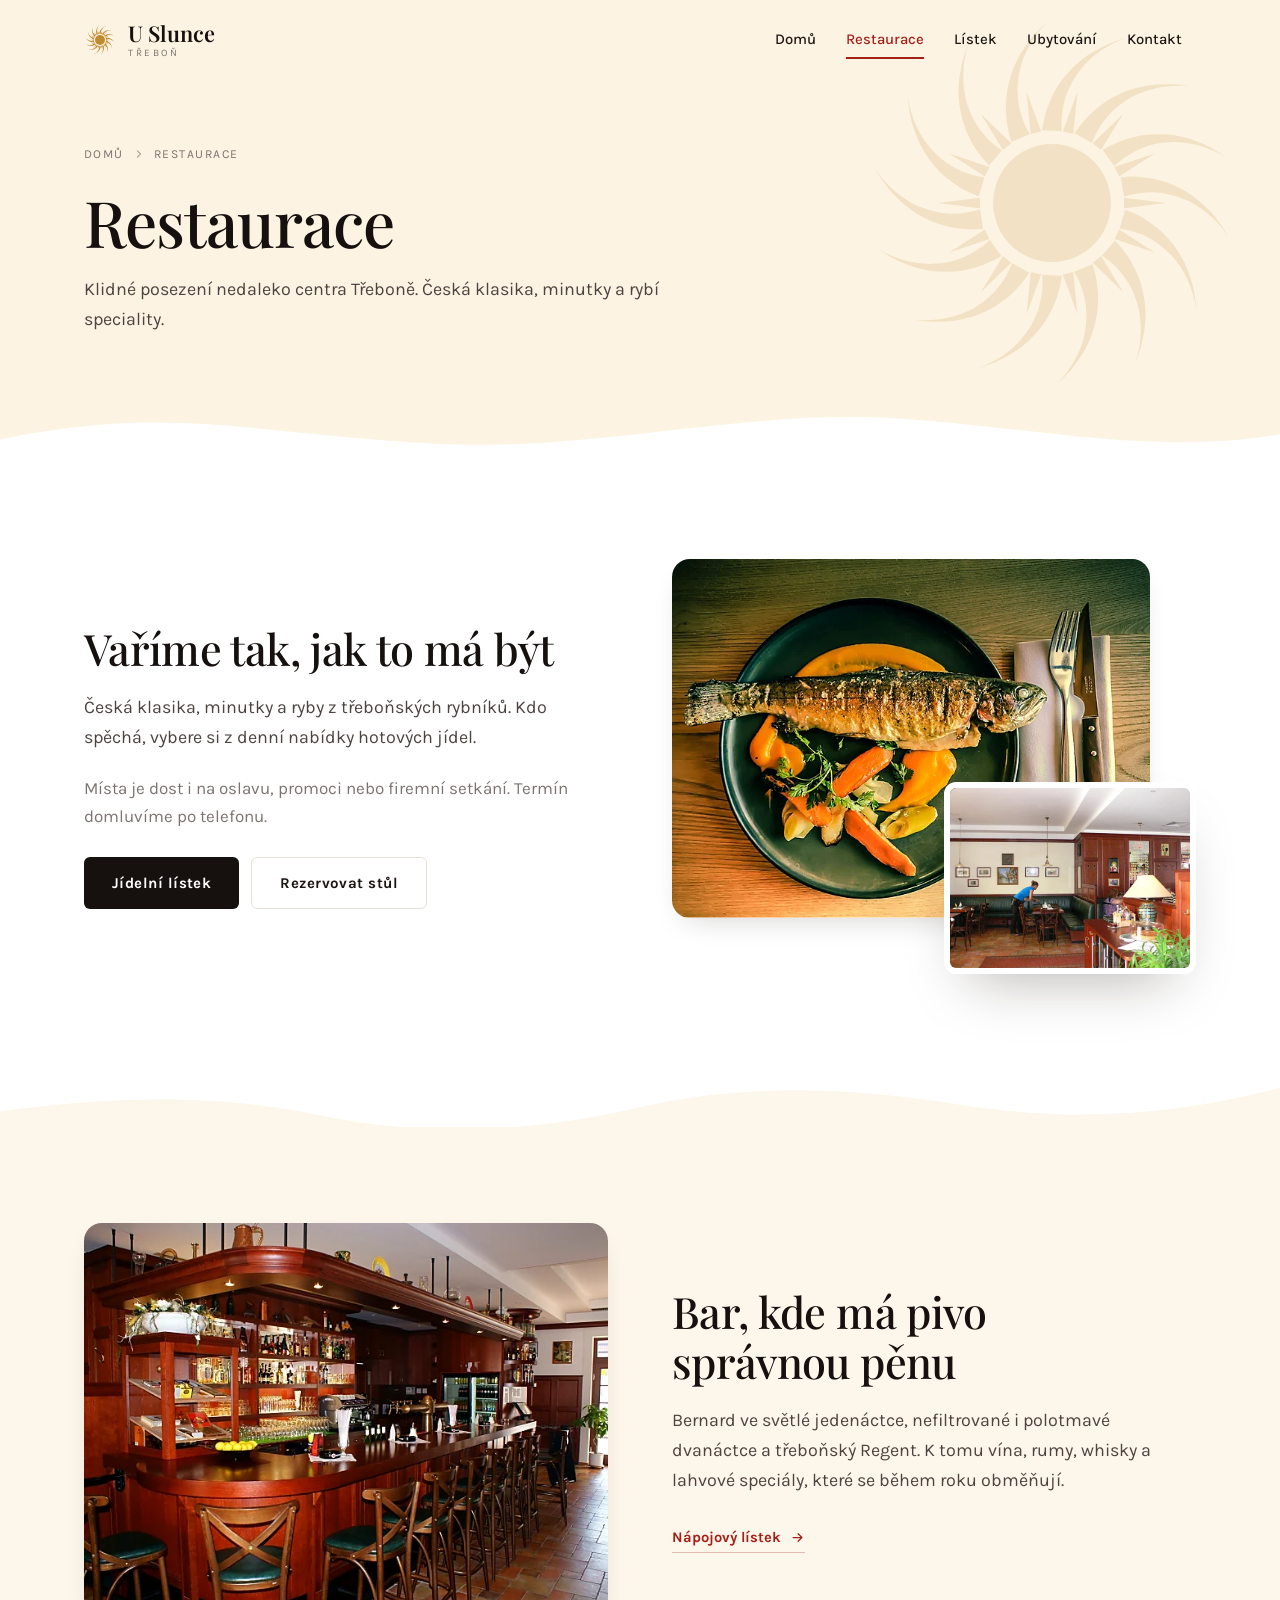
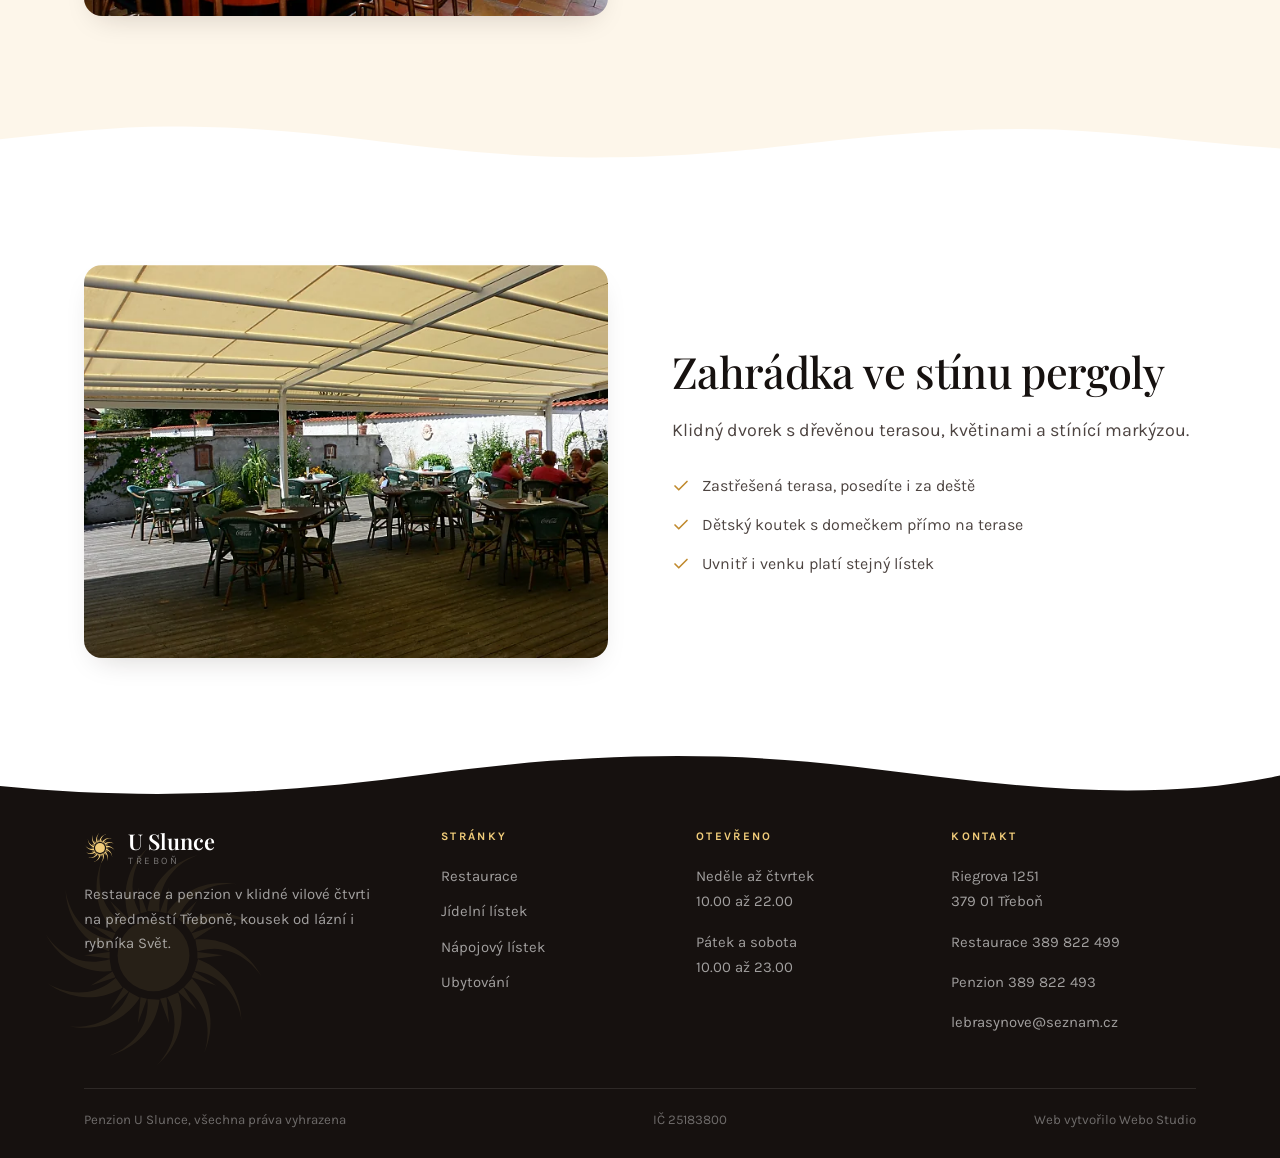
<file: restaurace.html>
<!DOCTYPE html>
<html lang="cs">
<head>
<meta charset="utf-8">
<meta name="viewport" content="width=device-width, initial-scale=1">
<title>Restaurace U Slunce, Třeboň</title>
<meta name="description" content="Restaurace U Slunce v Třeboni. Česká kuchyně, minutky, hotová jídla a čerstvé ryby z třeboňských rybníků. Stylový bar s pivem Bernard.">
<meta name="theme-color" content="#7d1710">
<link rel="canonical" href="https://www.penzionuslunce.cz/restaurace.html">
<meta property="og:type" content="website">
<meta property="og:locale" content="cs_CZ">
<meta property="og:title" content="Restaurace U Slunce, Třeboň">
<meta property="og:description" content="Restaurace U Slunce v Třeboni. Česká kuchyně, minutky, hotová jídla a čerstvé ryby z třeboňských rybníků. Stylový bar s pivem Bernard.">
<meta property="og:url" content="https://www.penzionuslunce.cz/restaurace.html">
<meta property="og:image" content="https://www.penzionuslunce.cz/assets/photos/fasada.webp">
<link rel="icon" href="assets/img/favicon.svg" type="image/svg+xml">
<link rel="preconnect" href="https://fonts.googleapis.com">
<link rel="preconnect" href="https://fonts.gstatic.com" crossorigin>
<link href="https://fonts.googleapis.com/css2?family=Karla:wght@400;500;600;700&family=Playfair+Display:ital,wght@0,400;0,500;0,600;1,400&display=swap" rel="stylesheet">
<link rel="stylesheet" href="assets/css/style.css?v=25">
</head>
<body>
<a class="skip" href="#main">Přeskočit na obsah</a>
<div class="progress" aria-hidden="true"></div>
<header class="header">
  <div class="wrap header__inner">
    <a class="brand" href="index.html" aria-label="U Slunce, domovská stránka">
      <span class="sunmark" aria-hidden="true"></span>
      <span class="brand__text">
        <span class="brand__name">U Slunce</span>
        <span class="brand__sub">Třeboň</span>
      </span>
    </a>

    <nav class="nav" aria-label="Hlavní navigace">
      <a class="nav__link" href="index.html">Domů</a>
      <a class="nav__link" href="restaurace.html" aria-current="page">Restaurace</a>
      <a class="nav__link" href="listek.html">Lístek</a>
      <a class="nav__link" href="ubytovani.html">Ubytování</a>
      <a class="nav__link" href="kontakt.html">Kontakt</a>
    </nav>


    <button class="burger" aria-expanded="false" aria-controls="mobile-nav" aria-label="Otevřít menu">
      <span></span><span></span><span></span>
    </button>
  </div>
</header>

<div class="mobile-nav" id="mobile-nav">
  <a href="index.html">Domů</a>
  <a href="restaurace.html" aria-current="page">Restaurace</a>
  <a href="listek.html">Jídelní a nápojový lístek</a>
  <a href="ubytovani.html">Ubytování</a>
  <a href="kontakt.html">Kontakt</a>
  <div class="mobile-nav__foot">
    <a class="btn btn--primary" href="tel:+420389822499">Rezervace stolu</a>
    <a class="btn btn--ghost" href="tel:+420389822493">Rezervace ubytování</a>
  </div>
</div>
<main id="main">

  <section class="page-hero">
    <div class="deco" aria-hidden="true"><div class="deco__sun"></div></div>
    <div class="wrap">
      <nav class="crumbs" aria-label="Drobečková navigace">
        <a href="index.html">Domů</a>
        <svg viewBox="0 0 24 24" fill="none" stroke="currentColor" stroke-width="2.4" stroke-linecap="round" stroke-linejoin="round" aria-hidden="true"><path d="M9 18l6-6-6-6"/></svg>
        <span>Restaurace</span>
      </nav>
      <h1>Restaurace</h1>
      <p class="lead">Klidné posezení nedaleko centra Třeboně. Česká klasika, minutky a rybí speciality.</p>
    </div>
  </section>

  <section class="section">
    <div class="sep sep--sand" aria-hidden="true"></div>
    <div class="wrap split">
      <div class="flow" data-reveal>
        <h2>Vaříme tak, jak to má být</h2>
        <p class="lead">
          Česká klasika, minutky a ryby z třeboňských rybníků. Kdo spěchá, vybere si
          z denní nabídky hotových jídel.
        </p>
        <p class="muted">
          Místa je dost i na oslavu, promoci nebo firemní setkání. Termín domluvíme po telefonu.
        </p>
        <div class="btn-row">
          <a class="btn btn--dark" href="listek.html">Jídelní lístek</a>
          <a class="btn btn--ghost" href="tel:+420389822499">Rezervovat stůl</a>
        </div>
      </div>
      <div class="stack-media" data-reveal data-delay>
        <div class="stack-media__main" data-reveal-img>
          <img src="assets/photos/jidlo-pstruh.webp" alt="Pečený pstruh se zeleninou na talíři" width="640" height="480" loading="lazy">
        </div>
        <div class="stack-media__inset">
          <img src="assets/photos/restaurace-interier.webp" alt="Interiér restaurace s obrazy a zelenými lavicemi" width="640" height="480" loading="lazy">
        </div>
      </div>
    </div>
  </section>

  <section class="section section--paper">
    <div class="sep sep--white sep--wave2" aria-hidden="true"></div>
    <div class="wrap split split--reverse">
      <div class="split__media" data-reveal data-reveal-img>
        <img src="assets/photos/bar.webp" alt="Dřevěný bar restaurace s výčepem a barovými židlemi" width="640" height="480" loading="lazy">
      </div>
      <div class="flow" data-reveal data-delay>
        <h2>Bar, kde má pivo správnou pěnu</h2>
        <p class="lead">
          Bernard ve světlé jedenáctce, nefiltrované i polotmavé dvanáctce a třeboňský
          Regent. K tomu vína, rumy, whisky a lahvové speciály, které se během roku obměňují.
        </p>
        <div class="arrow-row">
          <a class="arrow-link" href="listek.html#napoje">Nápojový lístek <svg viewBox="0 0 24 24" fill="none" stroke="currentColor" stroke-width="2" stroke-linecap="round" stroke-linejoin="round" aria-hidden="true"><path d="M5 12h14M13 6l6 6-6 6"/></svg></a>
        </div>
      </div>
    </div>
  </section>

  <section class="section">
    <div class="sep sep--paper sep--wave4" aria-hidden="true"></div>
    <div class="wrap split">
      <div class="split__media" data-reveal data-reveal-img>
        <img src="assets/photos/zahradka-pergola.webp" alt="Krytá zahrádka se stoly pod pergolou" width="640" height="480" loading="lazy">
      </div>
      <div class="flow" data-reveal data-delay>
        <h2>Zahrádka ve stínu pergoly</h2>
        <p class="lead">
          Klidný dvorek s dřevěnou terasou, květinami a stínící markýzou.
        </p>
        <ul class="checklist">
          <li><svg viewBox="0 0 24 24" fill="none" stroke="currentColor" stroke-width="2.2" stroke-linecap="round" stroke-linejoin="round" aria-hidden="true"><path d="M20 6L9 17l-5-5"/></svg> Zastřešená terasa, posedíte i za deště</li>
          <li><svg viewBox="0 0 24 24" fill="none" stroke="currentColor" stroke-width="2.2" stroke-linecap="round" stroke-linejoin="round" aria-hidden="true"><path d="M20 6L9 17l-5-5"/></svg> Dětský koutek s domečkem přímo na terase</li>
          <li><svg viewBox="0 0 24 24" fill="none" stroke="currentColor" stroke-width="2.2" stroke-linecap="round" stroke-linejoin="round" aria-hidden="true"><path d="M20 6L9 17l-5-5"/></svg> Uvnitř i venku platí stejný lístek</li>
        </ul>
      </div>
    </div>
  </section>
</main>
<footer class="footer">
    <div class="sep sep--white sep--wave5" aria-hidden="true"></div>
  <div class="deco" aria-hidden="true"><div class="deco__sun"></div></div>
  <div class="wrap">
    <div class="footer__grid">
      <div>
        <div class="brand">
          <span class="sunmark" aria-hidden="true"></span>
          <span class="brand__text">
            <span class="brand__name">U Slunce</span>
            <span class="brand__sub">Třeboň</span>
          </span>
        </div>
        <p class="footer__about">Restaurace a penzion v klidné vilové čtvrti na předměstí Třeboně,
          kousek od lázní i rybníka Svět.</p>
      </div>

      <div>
        <h4>Stránky</h4>
        <ul>
          <li><a href="restaurace.html">Restaurace</a></li>
          <li><a href="listek.html">Jídelní lístek</a></li>
          <li><a href="listek.html#napoje">Nápojový lístek</a></li>
          <li><a href="ubytovani.html">Ubytování</a></li>
        </ul>
      </div>

      <div>
        <h4>Otevřeno</h4>
        <ul class="stack">
          <li>Neděle až čtvrtek<br>10.00 až 22.00</li>
          <li>Pátek a sobota<br>10.00 až 23.00</li>
        </ul>
      </div>

      <div>
        <h4>Kontakt</h4>
        <ul class="stack">
          <li>Riegrova 1251<br>379 01 Třeboň</li>
          <li><a href="tel:+420389822499">Restaurace 389 822 499</a></li>
          <li><a href="tel:+420389822493">Penzion 389 822 493</a></li>
          <li><a href="mailto:lebrasynove@seznam.cz">lebrasynove@seznam.cz</a></li>
        </ul>
      </div>
    </div>

    <div class="footer__bottom">
      <span>Penzion U Slunce, všechna práva vyhrazena</span>
      <span>IČ 25183800</span>
      <span>Web vytvořilo <a href="https://www.webostudio.cz/" target="_blank" rel="noopener">Webo Studio</a></span>
    </div>
  </div>
</footer>

<a class="btn btn--primary call-fab" href="tel:+420389822499"><svg viewBox="0 0 24 24" fill="none" stroke="currentColor" stroke-width="1.8" stroke-linecap="round" stroke-linejoin="round" aria-hidden="true"><path d="M22 16.9v3a2 2 0 0 1-2.2 2 19.8 19.8 0 0 1-8.6-3.1 19.5 19.5 0 0 1-6-6A19.8 19.8 0 0 1 2.1 4.2 2 2 0 0 1 4.1 2h3a2 2 0 0 1 2 1.7c.1 1 .4 1.9.7 2.8a2 2 0 0 1-.5 2.1L8.1 9.9a16 16 0 0 0 6 6l1.3-1.2a2 2 0 0 1 2.1-.5c.9.3 1.8.6 2.8.7a2 2 0 0 1 1.7 2z"/></svg> Zavolat a rezervovat</a>

<script src="assets/js/main.js?v=25" defer></script>
</body>
</html>
</file>
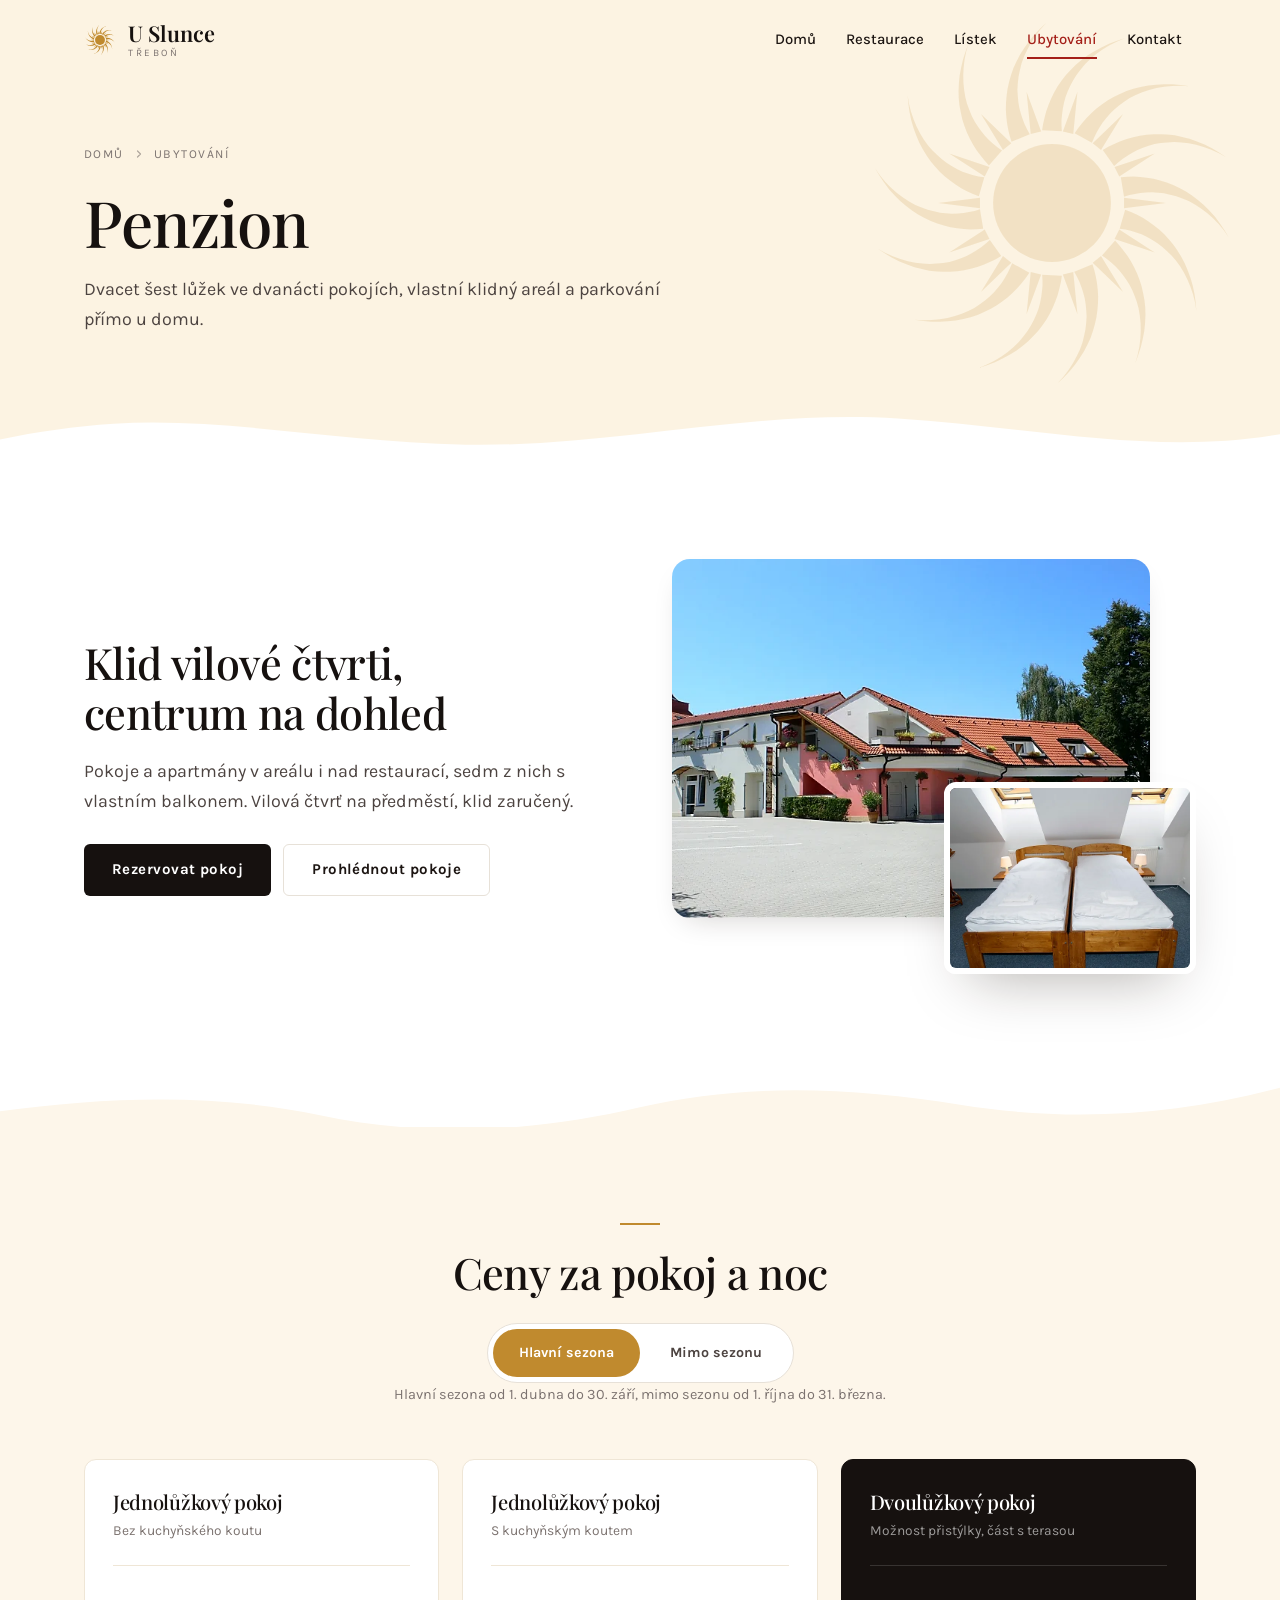
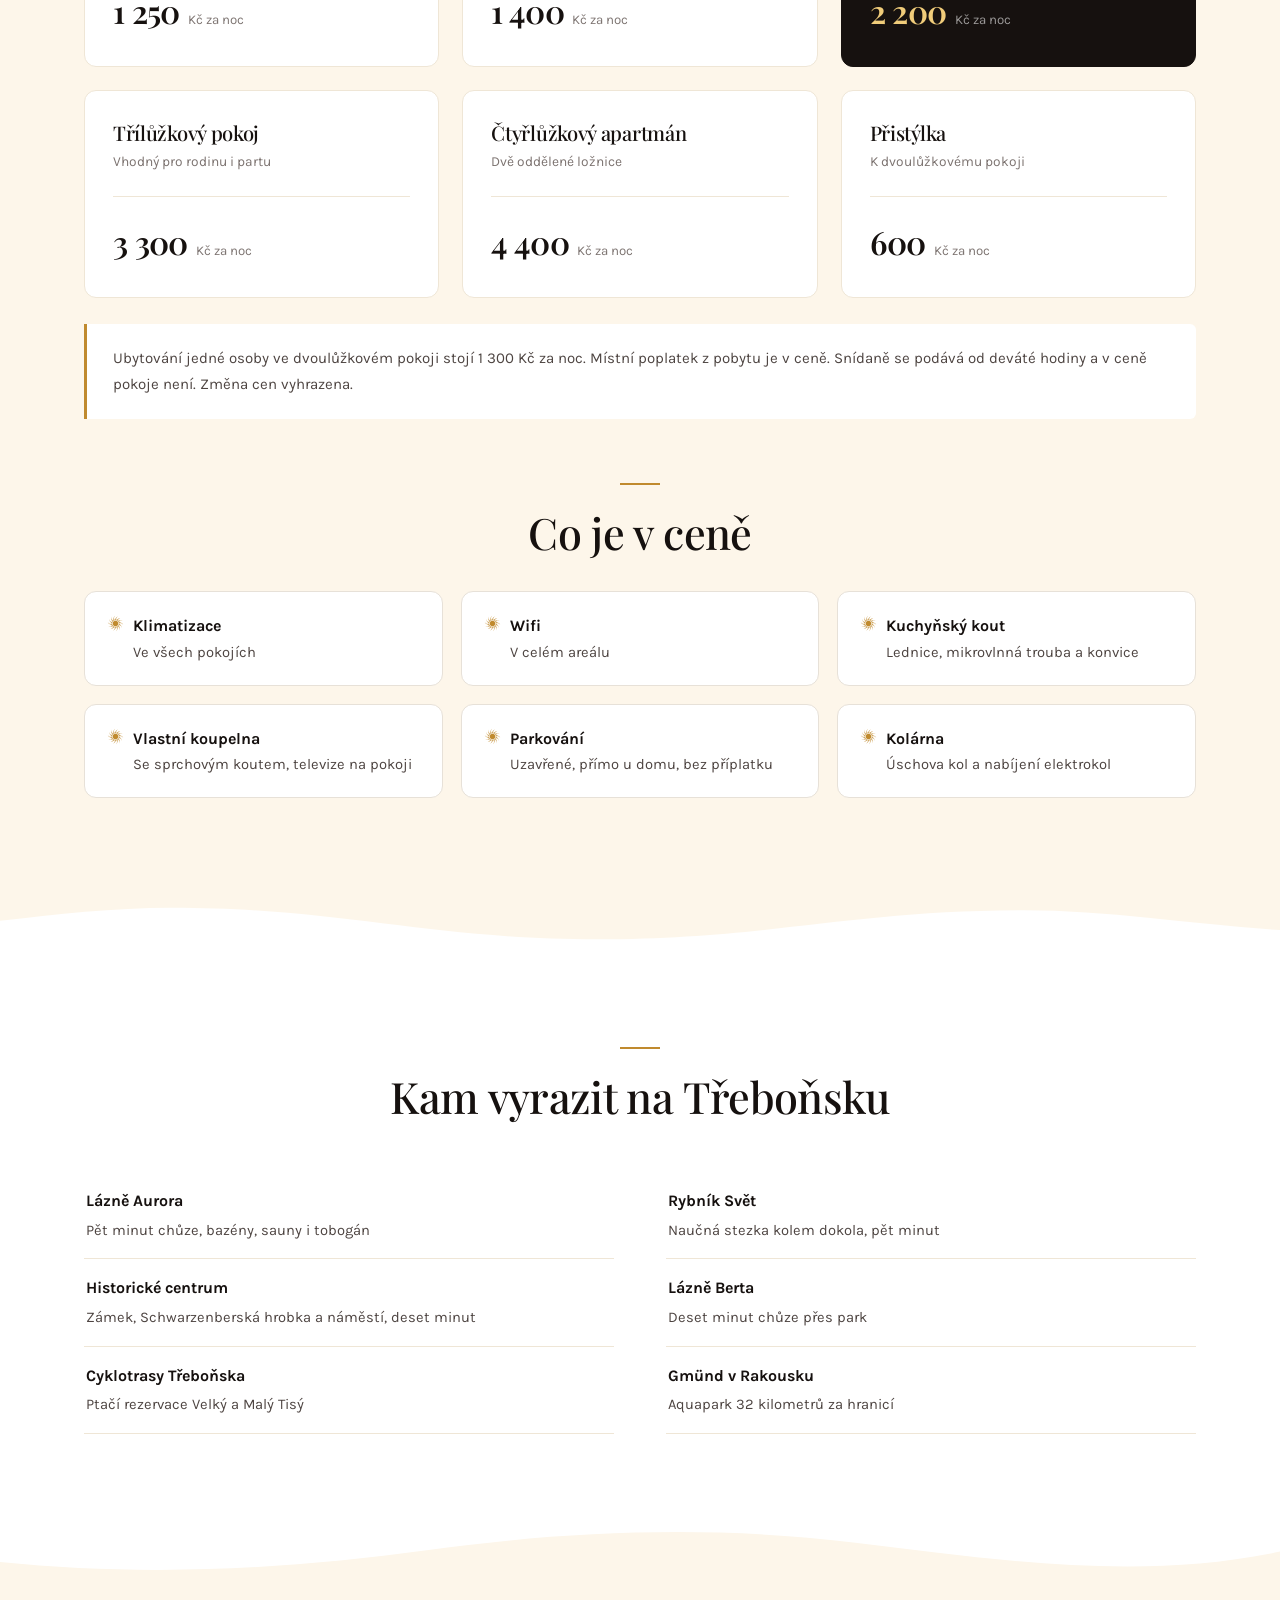
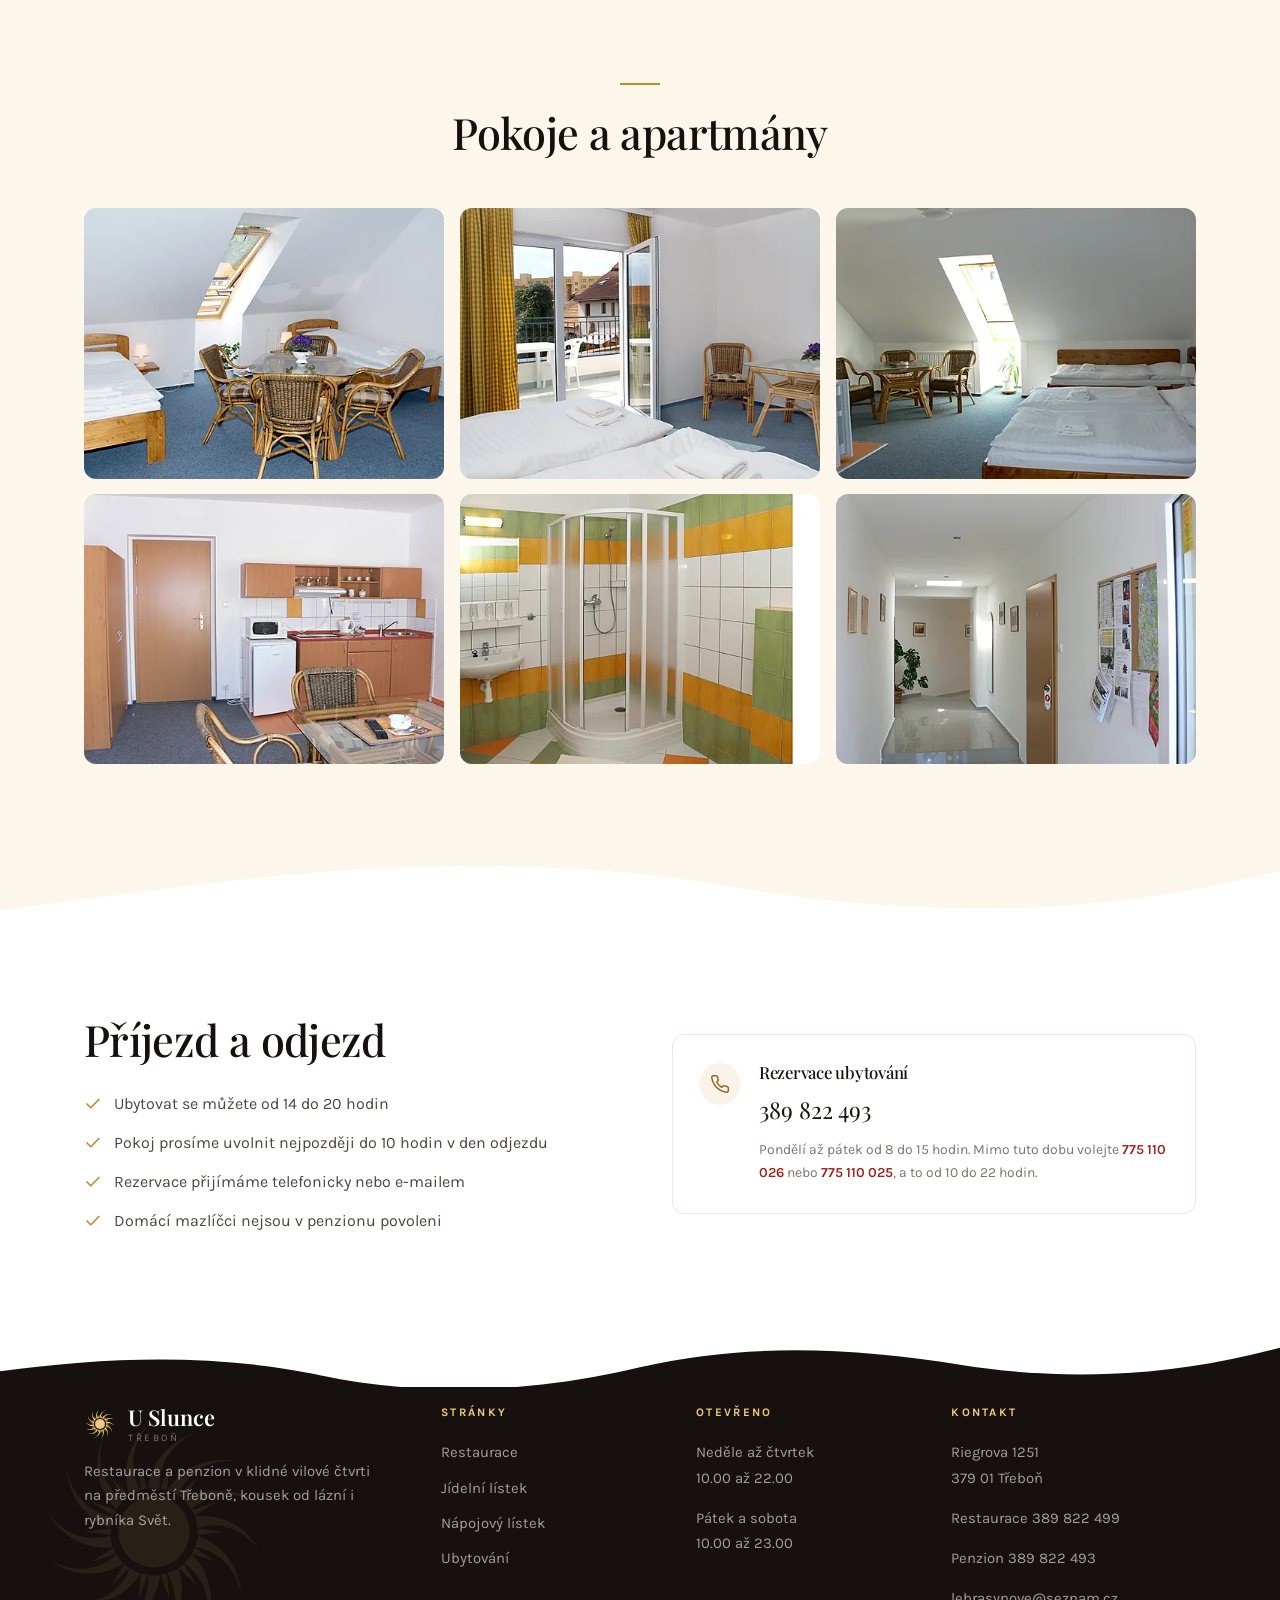
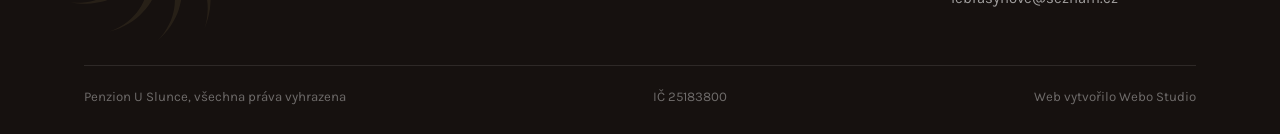
<file: ubytovani.html>
<!DOCTYPE html>
<html lang="cs">
<head>
<meta charset="utf-8">
<meta name="viewport" content="width=device-width, initial-scale=1">
<title>Ubytování v penzionu U Slunce, Třeboň</title>
<meta name="description" content="Penzion U Slunce v Třeboni. Pokoje a apartmány s klimatizací, kuchyňkou a vlastní koupelnou. Parkování v areálu, kolárna a nabíjení elektrokol.">
<meta name="theme-color" content="#7d1710">
<link rel="canonical" href="https://www.penzionuslunce.cz/ubytovani.html">
<meta property="og:type" content="website">
<meta property="og:locale" content="cs_CZ">
<meta property="og:title" content="Ubytování v penzionu U Slunce, Třeboň">
<meta property="og:description" content="Penzion U Slunce v Třeboni. Pokoje a apartmány s klimatizací, kuchyňkou a vlastní koupelnou. Parkování v areálu, kolárna a nabíjení elektrokol.">
<meta property="og:url" content="https://www.penzionuslunce.cz/ubytovani.html">
<meta property="og:image" content="https://www.penzionuslunce.cz/assets/photos/fasada.webp">
<link rel="icon" href="assets/img/favicon.svg" type="image/svg+xml">
<link rel="preconnect" href="https://fonts.googleapis.com">
<link rel="preconnect" href="https://fonts.gstatic.com" crossorigin>
<link href="https://fonts.googleapis.com/css2?family=Karla:wght@400;500;600;700&family=Playfair+Display:ital,wght@0,400;0,500;0,600;1,400&display=swap" rel="stylesheet">
<link rel="stylesheet" href="assets/css/style.css?v=25">
<script type="application/ld+json">
{
  "@context": "https://schema.org",
  "@type": "LodgingBusiness",
  "name": "Penzion U Slunce",
  "url": "https://www.penzionuslunce.cz/ubytovani.html",
  "telephone": "+420389822493",
  "email": "lebrasynove@seznam.cz",
  "image": "https://www.penzionuslunce.cz/assets/photos/areal-budova.webp",
  "address": {
    "@type": "PostalAddress",
    "streetAddress": "Riegrova 1251",
    "addressLocality": "Třeboň",
    "postalCode": "379 01",
    "addressCountry": "CZ"
  },
  "amenityFeature": [
    { "@type": "LocationFeatureSpecification", "name": "Klimatizace", "value": true },
    { "@type": "LocationFeatureSpecification", "name": "Wifi zdarma", "value": true },
    { "@type": "LocationFeatureSpecification", "name": "Parkování v areálu", "value": true }
  ],
  "petsAllowed": false
}
</script>
</head>
<body>
<a class="skip" href="#main">Přeskočit na obsah</a>
<div class="progress" aria-hidden="true"></div>
<header class="header">
  <div class="wrap header__inner">
    <a class="brand" href="index.html" aria-label="U Slunce, domovská stránka">
      <span class="sunmark" aria-hidden="true"></span>
      <span class="brand__text">
        <span class="brand__name">U Slunce</span>
        <span class="brand__sub">Třeboň</span>
      </span>
    </a>

    <nav class="nav" aria-label="Hlavní navigace">
      <a class="nav__link" href="index.html">Domů</a>
      <a class="nav__link" href="restaurace.html">Restaurace</a>
      <a class="nav__link" href="listek.html">Lístek</a>
      <a class="nav__link" href="ubytovani.html" aria-current="page">Ubytování</a>
      <a class="nav__link" href="kontakt.html">Kontakt</a>
    </nav>


    <button class="burger" aria-expanded="false" aria-controls="mobile-nav" aria-label="Otevřít menu">
      <span></span><span></span><span></span>
    </button>
  </div>
</header>

<div class="mobile-nav" id="mobile-nav">
  <a href="index.html">Domů</a>
  <a href="restaurace.html">Restaurace</a>
  <a href="listek.html">Jídelní a nápojový lístek</a>
  <a href="ubytovani.html" aria-current="page">Ubytování</a>
  <a href="kontakt.html">Kontakt</a>
  <div class="mobile-nav__foot">
    <a class="btn btn--primary" href="tel:+420389822499">Rezervace stolu</a>
    <a class="btn btn--ghost" href="tel:+420389822493">Rezervace ubytování</a>
  </div>
</div>
<main id="main">

  <section class="page-hero">
    <div class="deco" aria-hidden="true"><div class="deco__sun"></div></div>
    <div class="wrap">
      <nav class="crumbs" aria-label="Drobečková navigace">
        <a href="index.html">Domů</a>
        <svg viewBox="0 0 24 24" fill="none" stroke="currentColor" stroke-width="2.4" stroke-linecap="round" stroke-linejoin="round" aria-hidden="true"><path d="M9 18l6-6-6-6"/></svg>
        <span>Ubytování</span>
      </nav>
      <h1>Penzion</h1>
      <p class="lead">Dvacet šest lůžek ve dvanácti pokojích, vlastní klidný areál a parkování přímo u domu.</p>
    </div>
  </section>

  <section class="section">
    <div class="sep sep--sand" aria-hidden="true"></div>
    <div class="wrap split">
      <div class="flow" data-reveal>
        <h2>Klid vilové čtvrti, centrum na dohled</h2>
        <p class="lead">
          Pokoje a apartmány v areálu i nad restaurací, sedm z nich s vlastním balkonem.
          Vilová čtvrť na předměstí, klid zaručený.
        </p>
        <div class="btn-row">
          <a class="btn btn--dark" href="tel:+420389822493">Rezervovat pokoj</a>
          <a class="btn btn--ghost" href="#fotky">Prohlédnout pokoje</a>
        </div>
      </div>
      <div class="stack-media" data-reveal data-delay>
        <div class="stack-media__main" data-reveal-img>
          <img src="assets/photos/areal-budova.webp" alt="Budova penzionu s vlastním parkovištěm v areálu" width="640" height="480" loading="lazy">
        </div>
        <div class="stack-media__inset">
          <img src="assets/photos/pokoj-dvouluzkovy.webp" alt="Dvoulůžkový pokoj se střešními okny" width="640" height="480" loading="lazy">
        </div>
      </div>
    </div>
  </section>

  <section class="section section--paper">
    <div class="sep sep--white sep--wave2" aria-hidden="true"></div>
    <div class="wrap">
      <div class="section-head is-centered" data-reveal>
        <h2>Ceny za pokoj a noc</h2>
        <div class="center-row">
          <div class="season-switch" data-season role="group" aria-label="Přepnout sezonu">
            <button type="button" data-value="main" aria-selected="true">Hlavní sezona</button>
            <button type="button" data-value="off" aria-selected="false">Mimo sezonu</button>
          </div>
        </div>
        <p class="muted muted--sm">
          Hlavní sezona od 1. dubna do 30. září, mimo sezonu od 1. října do 31. března.
        </p>
      </div>

      <div class="room-grid" data-reveal-group>
        <article class="room" data-reveal data-price-main="1 250" data-price-off="1 100">
          <h3 class="room__name">Jednolůžkový pokoj</h3>
          <p class="room__meta">Bez kuchyňského koutu</p>
          <p class="room__price"><span class="room__amount">1 250</span><span class="room__unit">Kč za noc</span></p>
        </article>
        <article class="room" data-reveal data-price-main="1 400" data-price-off="1 300">
          <h3 class="room__name">Jednolůžkový pokoj</h3>
          <p class="room__meta">S kuchyňským koutem</p>
          <p class="room__price"><span class="room__amount">1 400</span><span class="room__unit">Kč za noc</span></p>
        </article>
        <article class="room room--accent" data-reveal data-price-main="2 200" data-price-off="1 700">
          <h3 class="room__name">Dvoulůžkový pokoj</h3>
          <p class="room__meta">Možnost přistýlky, část s terasou</p>
          <p class="room__price"><span class="room__amount">2 200</span><span class="room__unit">Kč za noc</span></p>
        </article>
        <article class="room" data-reveal data-price-main="3 300" data-price-off="2 550">
          <h3 class="room__name">Třílůžkový pokoj</h3>
          <p class="room__meta">Vhodný pro rodinu i partu</p>
          <p class="room__price"><span class="room__amount">3 300</span><span class="room__unit">Kč za noc</span></p>
        </article>
        <article class="room" data-reveal data-price-main="4 400" data-price-off="3 400">
          <h3 class="room__name">Čtyřlůžkový apartmán</h3>
          <p class="room__meta">Dvě oddělené ložnice</p>
          <p class="room__price"><span class="room__amount">4 400</span><span class="room__unit">Kč za noc</span></p>
        </article>
        <article class="room" data-reveal data-price-main="600" data-price-off="600">
          <h3 class="room__name">Přistýlka</h3>
          <p class="room__meta">K dvoulůžkovému pokoji</p>
          <p class="room__price"><span class="room__amount">600</span><span class="room__unit">Kč za noc</span></p>
        </article>
      </div>

      <div class="menu-note">
        Ubytování jedné osoby ve dvoulůžkovém pokoji stojí 1 300 Kč za noc. Místní poplatek
        z pobytu je v ceně. Snídaně se podává od deváté hodiny a v ceně pokoje není.
        Změna cen vyhrazena.
      </div>

      <div class="section-head is-centered section-head--mid" data-reveal>
        <h2>Co je v ceně</h2>
      </div>
      <ul class="info info--tiles" data-reveal>
        <li><strong>Klimatizace</strong><span>Ve všech pokojích</span></li>
        <li><strong>Wifi</strong><span>V celém areálu</span></li>
        <li><strong>Kuchyňský kout</strong><span>Lednice, mikrovlnná trouba a konvice</span></li>
        <li><strong>Vlastní koupelna</strong><span>Se sprchovým koutem, televize na pokoji</span></li>
        <li><strong>Parkování</strong><span>Uzavřené, přímo u domu, bez příplatku</span></li>
        <li><strong>Kolárna</strong><span>Úschova kol a nabíjení elektrokol</span></li>
      </ul>
    </div>
  </section>

  <section class="section" id="okoli">
    <div class="sep sep--paper sep--wave4" aria-hidden="true"></div>
    <div class="wrap">
      <div class="section-head is-centered" data-reveal>
        <h2>Kam vyrazit na Třeboňsku</h2>
      </div>
      <ul class="info" data-reveal>
        <li><strong>Lázně Aurora</strong><span>Pět minut chůze, bazény, sauny i tobogán</span></li>
        <li><strong>Rybník Svět</strong><span>Naučná stezka kolem dokola, pět minut</span></li>
        <li><strong>Historické centrum</strong><span>Zámek, Schwarzenberská hrobka a náměstí, deset minut</span></li>
        <li><strong>Lázně Berta</strong><span>Deset minut chůze přes park</span></li>
        <li><strong>Cyklotrasy Třeboňska</strong><span>Ptačí rezervace Velký a Malý Tisý</span></li>
        <li><strong>Gmünd v Rakousku</strong><span>Aquapark 32 kilometrů za hranicí</span></li>
      </ul>
    </div>
  </section>

  <section class="section section--paper" id="fotky">
    <div class="sep sep--white sep--wave5" aria-hidden="true"></div>
    <div class="wrap">
      <div class="section-head is-centered" data-reveal>
        <h2>Pokoje a apartmány</h2>
      </div>
      <div class="gallery" data-reveal-group>
        <figure class="gallery__item" data-lightbox data-full="assets/photos/pokoj-podkrovni.webp" tabindex="0" role="button" aria-label="Zvětšit fotografii, Podkrovní pokoj s posezením u střešního okna" data-reveal>
          <img src="assets/photos/pokoj-podkrovni-sm.webp" srcset="assets/photos/pokoj-podkrovni-sm.webp 480w, assets/photos/pokoj-podkrovni.webp 640w" sizes="(max-width:620px) 92vw, (max-width:940px) 46vw, 31vw" alt="Podkrovní pokoj s posezením u střešního okna" width="480" height="360" loading="lazy">
          <figcaption>Podkrovní pokoj s posezením u střešního okna</figcaption>
        </figure>
        <figure class="gallery__item" data-lightbox data-full="assets/photos/pokoj-s-terasou.webp" tabindex="0" role="button" aria-label="Zvětšit fotografii, Dvoulůžkový pokoj s prosklenými dveřmi na balkon" data-reveal>
          <img src="assets/photos/pokoj-s-terasou-sm.webp" srcset="assets/photos/pokoj-s-terasou-sm.webp 480w, assets/photos/pokoj-s-terasou.webp 640w" sizes="(max-width:620px) 92vw, (max-width:940px) 46vw, 31vw" alt="Dvoulůžkový pokoj s prosklenými dveřmi na balkon" width="480" height="360" loading="lazy">
          <figcaption>Dvoulůžkový pokoj s prosklenými dveřmi na balkon</figcaption>
        </figure>
        <figure class="gallery__item" data-lightbox data-full="assets/photos/apartman.webp" tabindex="0" role="button" aria-label="Zvětšit fotografii, Apartmán s obytnou částí a jídelním stolem" data-reveal>
          <img src="assets/photos/apartman-sm.webp" srcset="assets/photos/apartman-sm.webp 480w, assets/photos/apartman.webp 640w" sizes="(max-width:620px) 92vw, (max-width:940px) 46vw, 31vw" alt="Apartmán s obytnou částí a jídelním stolem" width="480" height="360" loading="lazy">
          <figcaption>Apartmán s obytnou částí a jídelním stolem</figcaption>
        </figure>
        <figure class="gallery__item" data-lightbox data-full="assets/photos/kuchynka.webp" tabindex="0" role="button" aria-label="Zvětšit fotografii, Kuchyňský kout s lednicí a mikrovlnnou troubou" data-reveal>
          <img src="assets/photos/kuchynka-sm.webp" srcset="assets/photos/kuchynka-sm.webp 480w, assets/photos/kuchynka.webp 640w" sizes="(max-width:620px) 92vw, (max-width:940px) 46vw, 31vw" alt="Kuchyňský kout s lednicí a mikrovlnnou troubou" width="480" height="360" loading="lazy">
          <figcaption>Kuchyňský kout s lednicí a mikrovlnnou troubou</figcaption>
        </figure>
        <figure class="gallery__item" data-lightbox data-full="assets/photos/koupelna.webp" tabindex="0" role="button" aria-label="Zvětšit fotografii, Koupelna se sprchovým koutem" data-reveal>
          <img src="assets/photos/koupelna-sm.webp" srcset="assets/photos/koupelna-sm.webp 480w, assets/photos/koupelna.webp 640w" sizes="(max-width:620px) 92vw, (max-width:940px) 46vw, 31vw" alt="Koupelna se sprchovým koutem" width="480" height="360" loading="lazy">
          <figcaption>Koupelna se sprchovým koutem</figcaption>
        </figure>
        <figure class="gallery__item" data-lightbox data-full="assets/photos/chodba.webp" tabindex="0" role="button" aria-label="Zvětšit fotografii, Chodba penzionu s výzdobou" data-reveal>
          <img src="assets/photos/chodba-sm.webp" srcset="assets/photos/chodba-sm.webp 480w, assets/photos/chodba.webp 640w" sizes="(max-width:620px) 92vw, (max-width:940px) 46vw, 31vw" alt="Chodba penzionu s výzdobou" width="480" height="360" loading="lazy">
          <figcaption>Chodba penzionu s výzdobou</figcaption>
        </figure>
      </div>
    </div>
  </section>

  <section class="section" id="prijezd">
    <div class="sep sep--paper sep--wave3" aria-hidden="true"></div>
    <div class="wrap split">
      <div class="flow" data-reveal>
        <h2>Příjezd a odjezd</h2>
        <ul class="checklist">
          <li><svg viewBox="0 0 24 24" fill="none" stroke="currentColor" stroke-width="2.2" stroke-linecap="round" stroke-linejoin="round" aria-hidden="true"><path d="M20 6L9 17l-5-5"/></svg> Ubytovat se můžete od 14 do 20 hodin</li>
          <li><svg viewBox="0 0 24 24" fill="none" stroke="currentColor" stroke-width="2.2" stroke-linecap="round" stroke-linejoin="round" aria-hidden="true"><path d="M20 6L9 17l-5-5"/></svg> Pokoj prosíme uvolnit nejpozději do 10 hodin v den odjezdu</li>
          <li><svg viewBox="0 0 24 24" fill="none" stroke="currentColor" stroke-width="2.2" stroke-linecap="round" stroke-linejoin="round" aria-hidden="true"><path d="M20 6L9 17l-5-5"/></svg> Rezervace přijímáme telefonicky nebo e-mailem</li>
          <li><svg viewBox="0 0 24 24" fill="none" stroke="currentColor" stroke-width="2.2" stroke-linecap="round" stroke-linejoin="round" aria-hidden="true"><path d="M20 6L9 17l-5-5"/></svg> Domácí mazlíčci nejsou v penzionu povoleni</li>
        </ul>
      </div>
      <div data-reveal data-delay>
        <div class="contact-card">
          <div class="contact-card__icon"><svg viewBox="0 0 24 24" fill="none" stroke="currentColor" stroke-width="1.8" stroke-linecap="round" stroke-linejoin="round" aria-hidden="true"><path d="M22 16.9v3a2 2 0 0 1-2.2 2 19.8 19.8 0 0 1-8.6-3.1 19.5 19.5 0 0 1-6-6A19.8 19.8 0 0 1 2.1 4.2 2 2 0 0 1 4.1 2h3a2 2 0 0 1 2 1.7c.1 1 .4 1.9.7 2.8a2 2 0 0 1-.5 2.1L8.1 9.9a16 16 0 0 0 6 6l1.3-1.2a2 2 0 0 1 2.1-.5c.9.3 1.8.6 2.8.7a2 2 0 0 1 1.7 2z"/></svg></div>
          <div>
            <h3>Rezervace ubytování</h3>
            <a class="big" href="tel:+420389822493">389 822 493</a>
            <p class="note">Pondělí až pátek od 8 do 15 hodin. Mimo tuto dobu volejte
              <a href="tel:+420775110026">775 110 026</a> nebo
              <a href="tel:+420775110025">775 110 025</a>, a to od 10 do 22 hodin.</p>
          </div>
        </div>
      </div>
    </div>
  </section>
</main>
<footer class="footer">
    <div class="sep sep--white sep--wave2" aria-hidden="true"></div>
  <div class="deco" aria-hidden="true"><div class="deco__sun"></div></div>
  <div class="wrap">
    <div class="footer__grid">
      <div>
        <div class="brand">
          <span class="sunmark" aria-hidden="true"></span>
          <span class="brand__text">
            <span class="brand__name">U Slunce</span>
            <span class="brand__sub">Třeboň</span>
          </span>
        </div>
        <p class="footer__about">Restaurace a penzion v klidné vilové čtvrti na předměstí Třeboně,
          kousek od lázní i rybníka Svět.</p>
      </div>

      <div>
        <h4>Stránky</h4>
        <ul>
          <li><a href="restaurace.html">Restaurace</a></li>
          <li><a href="listek.html">Jídelní lístek</a></li>
          <li><a href="listek.html#napoje">Nápojový lístek</a></li>
          <li><a href="ubytovani.html">Ubytování</a></li>
        </ul>
      </div>

      <div>
        <h4>Otevřeno</h4>
        <ul class="stack">
          <li>Neděle až čtvrtek<br>10.00 až 22.00</li>
          <li>Pátek a sobota<br>10.00 až 23.00</li>
        </ul>
      </div>

      <div>
        <h4>Kontakt</h4>
        <ul class="stack">
          <li>Riegrova 1251<br>379 01 Třeboň</li>
          <li><a href="tel:+420389822499">Restaurace 389 822 499</a></li>
          <li><a href="tel:+420389822493">Penzion 389 822 493</a></li>
          <li><a href="mailto:lebrasynove@seznam.cz">lebrasynove@seznam.cz</a></li>
        </ul>
      </div>
    </div>

    <div class="footer__bottom">
      <span>Penzion U Slunce, všechna práva vyhrazena</span>
      <span>IČ 25183800</span>
      <span>Web vytvořilo <a href="https://www.webostudio.cz/" target="_blank" rel="noopener">Webo Studio</a></span>
    </div>
  </div>
</footer>

<a class="btn btn--primary call-fab" href="tel:+420389822499"><svg viewBox="0 0 24 24" fill="none" stroke="currentColor" stroke-width="1.8" stroke-linecap="round" stroke-linejoin="round" aria-hidden="true"><path d="M22 16.9v3a2 2 0 0 1-2.2 2 19.8 19.8 0 0 1-8.6-3.1 19.5 19.5 0 0 1-6-6A19.8 19.8 0 0 1 2.1 4.2 2 2 0 0 1 4.1 2h3a2 2 0 0 1 2 1.7c.1 1 .4 1.9.7 2.8a2 2 0 0 1-.5 2.1L8.1 9.9a16 16 0 0 0 6 6l1.3-1.2a2 2 0 0 1 2.1-.5c.9.3 1.8.6 2.8.7a2 2 0 0 1 1.7 2z"/></svg> Zavolat a rezervovat</a>

<div class="lightbox" role="dialog" aria-modal="true" aria-label="Zvětšená fotografie">
  <button class="lightbox__close" aria-label="Zavřít"><svg viewBox="0 0 24 24" fill="none" stroke="currentColor" stroke-width="2" stroke-linecap="round" stroke-linejoin="round" aria-hidden="true"><path d="M18 6L6 18M6 6l12 12"/></svg></button>
  <button class="lightbox__prev" aria-label="Předchozí fotografie"><svg viewBox="0 0 24 24" fill="none" stroke="currentColor" stroke-width="2" stroke-linecap="round" stroke-linejoin="round" aria-hidden="true"><path d="M15 18l-6-6 6-6"/></svg></button>
  <button class="lightbox__next" aria-label="Další fotografie"><svg viewBox="0 0 24 24" fill="none" stroke="currentColor" stroke-width="2" stroke-linecap="round" stroke-linejoin="round" aria-hidden="true"><path d="M9 18l6-6-6-6"/></svg></button>
  <div>
    <img alt="">
    <p class="lightbox__caption"><span></span><span class="lightbox__count"></span></p>
  </div>
</div>

<script src="assets/js/main.js?v=25" defer></script>
</body>
</html>
</file>
<file: assets/css/style.css>
/* ==========================================================================
   Restaurace a penzion U Slunce, Třeboň

   Barvy podle domu: bílá fasáda, zlaté slunce, červené písmo, černé kování.
   Fotografie mají 640 na 480 bodů a nikde se nezvětšují, proto velké plochy
   nese kresba slunce, ne roztažený snímek.

   01 Proměnné  02 Reset     03 Typografie  04 Prvky UI  05 Hlavička
   06 Hero      07 Sekce     08 Karty       09 Lístek    10 Ceník
   11 Galerie   12 Patička   13 Animace     14 Responzivita
   ========================================================================== */

/* 01 ---------------------------------------------------------- Proměnné */
:root {
  --black:      #16110f;
  --ink:        #1c1512;
  --ink-2:      #4d4441;
  --ink-3:      #7c7370;

  --white:      #ffffff;
  --paper:      #fdf6ea;
  --sand:       #fcf3e2;
  --line:       #e7e1d8;
  --line-soft:  #efe6d6;

  --gold:       #c08a2e;
  --gold-deep:  #94651a;
  --gold-light: #f0cc7a;

  --red:        #a41f18;
  --red-deep:   #7d1710;

  --surface:     var(--white);
  --surface-alt: var(--paper);

  /* kovaná zlatá, používá se ve všech slunečních prvcích */
  --gild: linear-gradient(150deg, #f0c65e 0%, #c08a2e 48%, #8c5f14 100%);

  --sh-sm: 0 1px 3px rgba(30,20,12,.06);
  --sh-md: 0 12px 30px -14px rgba(30,20,12,.22);
  --sh-lg: 0 28px 60px -26px rgba(30,20,12,.34);

  --wrap: 1160px;
  --wrap-narrow: 760px;
  --r-sm: 6px;
  --r-md: 12px;
  --r-lg: 18px;
  --header-h: 80px;

  --ease: cubic-bezier(.22,.61,.36,1);
  --t-fast: 170ms var(--ease);
  --t: 300ms var(--ease);

  /* tvary přechodů mezi sekcemi */
  --wave-1: url("data:image/svg+xml,%3Csvg xmlns='http://www.w3.org/2000/svg' viewBox='0 0 1440 90' preserveAspectRatio='none'%3E%3Cpath fill='%23fff' d='M0 0h1440v46c-140 34-286-12-430-24-168-14-318 44-486 40C378 58 254 20 128 30 84 34 42 42 0 54z'/%3E%3C/svg%3E");
  --wave-2: url("data:image/svg+xml,%3Csvg xmlns='http://www.w3.org/2000/svg' viewBox='0 0 1440 90' preserveAspectRatio='none'%3E%3Cpath fill='%23fff' d='M0 0h1440v30c-120 44-240 52-360 26s-240-34-360 4-240 46-360 12S120 44 0 66z'/%3E%3C/svg%3E");
  --wave-3: url("data:image/svg+xml,%3Csvg xmlns='http://www.w3.org/2000/svg' viewBox='0 0 1440 90' preserveAspectRatio='none'%3E%3Cpath fill='%23fff' d='M0 0h1440v18c-206 72-412 72-618 24S412 6 206 42C137 54 68 66 0 78z'/%3E%3C/svg%3E");

  --wave-4: url("data:image/svg+xml,%3Csvg xmlns='http://www.w3.org/2000/svg' viewBox='0 0 1440 90' preserveAspectRatio='none'%3E%3Cpath fill='%23fff' d='M0 0h1440v58c-96-8-192-30-288-30-192 0-288 44-480 44S384 24 192 24C128 24 64 34 0 44z'/%3E%3C/svg%3E");
  --wave-5: url("data:image/svg+xml,%3Csvg xmlns='http://www.w3.org/2000/svg' viewBox='0 0 1440 90' preserveAspectRatio='none'%3E%3Cpath fill='%23fff' d='M0 0h1440v36c-160 46-320 12-480-14S640 4 480 34 160 74 0 52z'/%3E%3C/svg%3E");

  /* Tmavy pruh: lista pod hero, pas s rezervaci a vlnky, ktere z nich
     vychazeji. Vsechno to musi mit jednu barvu, jinak je videt sev. */
  --band: #35130f;

  --sep-h: clamp(34px, 4.6vw, 72px);
  --pad-y: clamp(62px, 7.4vw, 108px);
  --pad-y-tight: clamp(48px, 5.2vw, 74px);

  --z-header: 40;
  --z-menu: 50;
  --z-lightbox: 60;
}

/* 02 ------------------------------------------------------------- Reset */
*, *::before, *::after { box-sizing: border-box; }

html {
  /* Nic nesmi vycuhnout do strany. Starsi Safari nezna clip, proto je pod nim
     hidden jako zaloha, jinak by se dala cela stranka prstem odtahnout do
     prazdna a zase pustit zpatky. */
  overflow-x: hidden;
  overflow-x: clip;
  scroll-behavior: smooth;
  scroll-padding-top: calc(var(--header-h) + 16px);
  -webkit-text-size-adjust: 100%;
}

body {
  margin: 0;
  max-width: 100%;
  overflow-x: clip;
  background: var(--surface);
  color: var(--ink);
  font-family: 'Karla', 'Segoe UI', system-ui, -apple-system, sans-serif;
  font-size: 17px;
  line-height: 1.7;
  -webkit-font-smoothing: antialiased;
}

img, picture, svg, video { display: block; max-width: 100%; }
img { height: auto; }
a { color: inherit; text-decoration: none; }
button { font: inherit; color: inherit; background: none; border: 0; }
ul, ol { margin: 0; padding: 0; list-style: none; }
figure { margin: 0; }   /* prohlizec dava figure 40 px po stranach, mrizka by se rozpadla */

:focus-visible { outline: 2px solid var(--gold); outline-offset: 3px; border-radius: 3px; }
::selection { background: var(--gold-light); color: var(--black); }

.skip {
  position: absolute;
  left: 16px;
  top: -60px;
  z-index: 100;
  padding: 12px 20px;
  background: var(--black);
  color: #fff;
  border-radius: var(--r-sm);
  transition: top var(--t-fast);
}
.skip:focus { top: 16px; }

/* 03 -------------------------------------------------------- Typografie */
h1, h2, h3, h4 {
  font-family: 'Playfair Display', Georgia, 'Times New Roman', serif;
  font-weight: 500;
  line-height: 1.16;
  letter-spacing: -.015em;
  color: var(--black);
  margin: 0;
  text-wrap: balance;
}

h1 { font-size: clamp(2.5rem, 5.6vw, 4rem); }
h2 { font-size: clamp(1.9rem, 3.4vw, 2.7rem); }
h3 { font-size: clamp(1.2rem, 1.8vw, 1.5rem); }
h4 { font-size: 1.05rem; }

p { margin: 0 0 1.1em; }
p:last-child { margin-bottom: 0; }

.lead {
  font-size: clamp(1.05rem, 1.4vw, 1.2rem);
  line-height: 1.68;
  color: var(--ink-2);
}
.muted { color: var(--ink-3); }
.muted--sm { font-size: .9rem; }
.text-link { color: var(--red); font-weight: 600; }
.text-link:hover { color: var(--red-deep); }

/* svisly rytmus textovych sloupcu; drive to resila desitka inline stylu */
.flow > * + * { margin-top: 20px; }
.flow > * + .btn-row,
.flow > * + .checklist,
.flow > * + .hours,
.flow > * + .arrow-row { margin-top: 26px; }
.arrow-row { display: block; }

.center-row { margin-top: 26px; display: flex; justify-content: center; }

/* adresa v kontaktni karte */
.address {
  font-family: 'Playfair Display', Georgia, serif;
  font-size: 1.3rem;
  margin: 0;
}

/* seznamy v paticce, kde jsou polozky dvouradkove */
.stack li + li { padding-top: 10px; }

/* 04 ---------------------------------------------------------- Prvky UI */
.wrap {
  width: 100%;
  max-width: var(--wrap);
  margin-inline: auto;
  padding-inline: 24px;
  position: relative;
  z-index: 2;
}
.wrap--narrow { max-width: var(--wrap-narrow); }

.btn {
  display: inline-flex;
  align-items: center;
  justify-content: center;
  gap: 10px;
  min-height: 52px;
  padding: 0 28px;
  border-radius: var(--r-sm);
  font-size: .94rem;
  font-weight: 700;
  letter-spacing: .03em;
  cursor: pointer;
  white-space: nowrap;
  transition: background var(--t-fast), color var(--t-fast), border-color var(--t-fast);
}
.btn svg { width: 18px; height: 18px; flex: none; }

.btn--primary { background: var(--red); color: #fff; }
.btn--primary:hover { background: var(--red-deep); }

.btn--gold { background: var(--gold); color: #fff; }
.btn--gold:hover { background: var(--gold-deep); }

.btn--dark { background: var(--black); color: #fff; }
.btn--dark:hover { background: #322622; }


.btn--ghost { border: 1px solid var(--line); color: var(--ink); }
.btn--ghost:hover { border-color: var(--gold); color: var(--gold-deep); }

.btn--light { border: 1px solid rgba(255,255,255,.55); color: #fff; background: rgba(16,7,4,.34); backdrop-filter: blur(3px); }
.btn--light:hover { background: rgba(255,255,255,.16); border-color: #fff; }

.btn--sm { min-height: 44px; padding: 0 20px; font-size: .87rem; }
.btn--lg { min-height: 60px; padding: 0 36px; font-size: 1rem; letter-spacing: .05em; }

.btn-row { display: flex; flex-wrap: wrap; gap: 12px; }

.arrow-link {
  display: inline-flex;
  align-items: center;
  gap: 9px;
  font-weight: 700;
  font-size: .92rem;
  color: var(--red);
  padding-bottom: 2px;
  border-bottom: 1px solid rgba(164,31,24,.28);
  transition: color var(--t-fast), border-color var(--t-fast);
}
.arrow-link svg { width: 15px; height: 15px; transition: transform var(--t-fast); }
.arrow-link:hover { color: var(--black); border-color: var(--black); }
.arrow-link:hover svg { transform: translateX(4px); }

/* kovaný znak slunce podle toho na fasádě, kresba zůstane ostrá v každé velikosti */
.sunmark {
  width: 32px;
  height: 32px;
  flex: none;
  background: var(--gold);
  -webkit-mask: url('../img/sun.svg') center / contain no-repeat;
          mask: url('../img/sun.svg') center / contain no-repeat;
}

/* 05 ---------------------------------------------------------- Hlavička */
.header {
  position: fixed;
  inset: 0 0 auto;
  z-index: var(--z-header);
  height: var(--header-h);
  display: flex;
  align-items: center;
  transition: box-shadow var(--t);
  /* vlastní vrstva pro skladač, jinak při scrollu poskakuje */
  will-change: transform;
  transform: translateZ(0);
}
.header::after {
  content: '';
  position: absolute;
  inset: 0;
  background: var(--white);
  border-bottom: 1px solid var(--line-soft);
  opacity: 0;
  transition: opacity var(--t);
}
.header.is-solid::after { opacity: 1; }
.header.is-solid { box-shadow: var(--sh-sm); }
/* pojistka: na bile hlavicce nikdy bile pismo */
.header.is-solid .brand__name { color: var(--black); }
.header.is-solid .brand__sub { color: var(--ink-3); }
.header.is-solid .nav__link { color: var(--ink); }
.header.is-solid .burger span { background: var(--ink); }
.header.is-solid::before { opacity: 0; }

/* nad tmavým hero se hlavička převrátí do světlé */
.header.is-over-dark::before {
  content: '';
  position: absolute;
  inset: -1px 0 auto;
  height: 150px;
  background: linear-gradient(to bottom, rgba(16,4,3,.7), rgba(16,4,3,.2) 62%, rgba(16,4,3,0));
  pointer-events: none;
}
.header.is-over-dark .brand__name,
.header.is-over-dark .nav__link { color: #fff; }
.header.is-over-dark .brand__sub { color: rgba(255,255,255,.62); }
.header.is-over-dark .sunmark { background: var(--gold-light); }
.header.is-over-dark .burger span { background: #fff; }
.header.is-over-dark .nav__link[aria-current="page"] { color: var(--gold-light); }
.header.is-over-dark .nav__link[aria-current="page"]::after { background: var(--gold-light); }

.header__inner {
  display: flex;
  align-items: center;
  justify-content: space-between;
  gap: 24px;
  width: 100%;
}

.brand { display: flex; align-items: center; gap: 12px; position: relative; z-index: 2; }
.brand__text { display: flex; flex-direction: column; line-height: 1; }
.brand__name {
  font-family: 'Playfair Display', Georgia, serif;
  font-size: 1.36rem;
  font-weight: 600;
  color: var(--black);
}
.brand__sub {
  font-size: .62rem;
  letter-spacing: .26em;
  text-transform: uppercase;
  color: var(--ink-3);
  margin-top: 5px;
}

.nav { display: flex; align-items: center; gap: 2px; position: relative; z-index: 2; }
.nav__link {
  position: relative;
  padding: 10px 14px;
  font-size: .93rem;
  font-weight: 500;
  transition: color var(--t-fast);
}
.nav__link::after {
  content: '';
  position: absolute;
  left: 14px;
  right: 14px;
  bottom: 4px;
  height: 1.5px;
  background: var(--gold);
  transform: scaleX(0);
  transform-origin: left;
  transition: transform var(--t);
}
.nav__link:hover::after { transform: scaleX(1); }
.nav__link[aria-current="page"] { color: var(--red); }
.nav__link[aria-current="page"]::after { transform: scaleX(1); background: var(--red); }


.burger {
  display: none;
  width: 46px;
  height: 46px;
  position: relative;
  z-index: 2;
  cursor: pointer;
  border-radius: var(--r-sm);
}
.burger span {
  display: block;
  width: 22px;
  height: 1.8px;
  margin: 5px auto;
  background: var(--black);
  border-radius: 2px;
  transition: transform var(--t), opacity var(--t-fast);
}
.burger[aria-expanded="true"] span:nth-child(1) { transform: translateY(6.8px) rotate(45deg); }
.burger[aria-expanded="true"] span:nth-child(2) { opacity: 0; }
.burger[aria-expanded="true"] span:nth-child(3) { transform: translateY(-6.8px) rotate(-45deg); }

.mobile-nav {
  position: fixed;
  inset: 0;
  z-index: var(--z-menu);
  background: var(--white);
  padding: calc(var(--header-h) + 24px) 24px 40px;
  display: flex;
  flex-direction: column;
  gap: 4px;
  opacity: 0;
  visibility: hidden;
  transform: translateY(-10px);
  transition: opacity var(--t), transform var(--t), visibility var(--t);
  overflow-y: auto;
}
.mobile-nav.is-open { opacity: 1; visibility: visible; transform: none; }
.mobile-nav a {
  font-family: 'Playfair Display', Georgia, serif;
  font-size: 1.6rem;
  padding: 14px 0;
  border-bottom: 1px solid var(--line-soft);
}
.mobile-nav a[aria-current="page"] { color: var(--red); }
.mobile-nav__foot { margin-top: auto; padding-top: 26px; display: grid; gap: 10px; }

body.is-locked { overflow: hidden; }

/* 06 ------------------------------------------------------------- Hero */
/* Fotka průčelí přes celou plochu, jméno leží na ní. Snímek je světlý a
   kontrastní, proto se ztmavuje dvakrát: filtrem na obrázku, aby fotka sama
   ustoupila do pozadí, a přechody přes ni, aby text držel čitelnost tam, kde
   opravdu leží. Pod tím je lišta s tím, co člověk potřebuje hned. */
.hero {
  position: relative;
  min-height: 100svh;
  display: grid;
  grid-template-columns: minmax(0, 1fr);
  grid-template-rows: 1fr auto;
  background: var(--black);
  isolation: isolate;
}

.hero__panel {
  grid-area: 1 / 1;
  position: relative;
  display: flex;
  align-items: flex-end;
}
/* kresba slunce by na fotce jen dělala neklid */
.hero__panel .deco__sun { display: none; }

.hero__media { grid-area: 1 / 1; position: relative; overflow: hidden; }
/* picture je inline a nema vysku, procentni vyska obrazku by se nemela o co oprit */
.hero__media picture { display: block; position: absolute; inset: 0; }
.hero__media img {
  width: 100%;
  height: 100%;
  object-fit: cover;
  object-position: 50% 50%;
  filter: contrast(1.03) saturate(1.02) brightness(.84);
}
/* Stín zleva pod jméno, shora pod hlavičku a zdola k liště. Bordó nádech je
   v něm jen naznačený, aby fotka zůstala fotkou a ne barevným filtrem;
   drží ho vlastně jen spodek, kde stín přechází do tmavé lišty. */
.hero__media::after {
  content: '';
  position: absolute;
  inset: 0;
  pointer-events: none;
  background:
    linear-gradient(90deg, rgba(18,13,11,.66) 0%, rgba(18,13,11,.3) 30%, rgba(18,13,11,.05) 56%, rgba(18,13,11,0) 78%),
    linear-gradient(180deg, rgba(14,11,9,.44) 0%, rgba(14,11,9,.07) 22%, rgba(14,11,9,0) 34%),
    linear-gradient(0deg, rgba(20,7,4,.66) 0%, rgba(20,7,4,.18) 24%, rgba(20,7,4,0) 42%);
}

.hero__inner {
  position: relative;
  z-index: 2;
  width: 100%;
  padding: var(--header-h) clamp(28px, 4vw, 56px) clamp(46px, 7vh, 88px) max(24px, calc((100vw - var(--wrap)) / 2));
  animation: fadeUp 900ms 160ms var(--ease) both;
}
@keyframes fadeUp { from { opacity: 0; transform: translateY(16px); } to { opacity: 1; transform: none; } }

.hero__title {
  color: #fff;
  font-size: clamp(3.2rem, 7vw, 6.4rem);
  line-height: .88;
  letter-spacing: -.038em;
  text-shadow: 0 6px 40px rgba(6,2,1,.55);
}

.hero .btn-row { margin-top: clamp(28px, 4vh, 44px); }

/* spodní lišta hero */
.hero__bar {
  position: relative;
  z-index: 2;
  grid-area: 2 / 1 / 3 / -1;
  border-top: 1px solid rgba(255,255,255,.14);
  background: var(--band);
  animation: fadeUp 900ms 380ms var(--ease) both;
}
.hero__bar-in {
  display: flex;
  align-items: center;
  justify-content: space-between;
  gap: 20px;
  padding-block: 17px;
  font-size: .84rem;
  letter-spacing: .05em;
  color: rgba(255,255,255,.74);
}
.hero__bar-in > * { display: flex; align-items: center; gap: 10px; }
.hero__bar b {
  font-size: .68rem;
  font-weight: 700;
  letter-spacing: .22em;
  text-transform: uppercase;
  color: var(--gold-light);
}
.hero__bar svg { width: 15px; height: 15px; color: var(--gold-light); flex: none; }
.hero__bar a:hover { color: #fff; }
/* tečka, která svítí, když je zrovna otevřeno */
.hero__dot {
  width: 7px;
  height: 7px;
  border-radius: 50%;
  background: #64c07a;
  box-shadow: 0 0 0 3px rgba(100,192,122,.22);
  flex: none;
}
.hero__dot.is-shut { background: var(--ink-3); box-shadow: none; }

/* Na telefonu je fotka na výšku a text zabírá skoro celou šířku, proto tu
   stín nejde zleva, ale shora a zdola. */
@media (max-width: 900px) {
  /* Uvodni obrazovka drzi celou vysku displeje, at pod ni nevykukuje kus
     dalsi sekce a fotka je videt cela. */
  .hero { min-height: 100svh; }
  .hero__media::after {
    background:
      linear-gradient(180deg, rgba(14,11,9,.62) 0%, rgba(14,11,9,.22) 15%, rgba(14,11,9,0) 36%),
      linear-gradient(0deg, rgba(20,7,4,.88) 0%, rgba(20,7,4,.62) 22%, rgba(20,7,4,.2) 46%, rgba(20,7,4,0) 64%);
  }
  .hero__inner { padding: var(--header-h) 20px clamp(30px, 6vw, 44px); }
  .hero__title {
    font-size: clamp(2.9rem, 13vw, 4.2rem);
    text-shadow: 0 4px 30px rgba(6,2,1,.6);
  }
}
@media (max-width: 760px) {
  .hero__bar-in { font-size: .78rem; gap: 14px; padding-block: 14px; }
  .hero__bar-in > :nth-child(2) { display: none; }
}
@media (max-width: 420px) {
  .hero__bar b { display: none; }
}

@keyframes sunspin { to { transform: rotate(360deg); } }

/* hlavička podstránky */
.page-hero {
  position: relative;
  overflow: hidden;
  padding: calc(var(--header-h) + clamp(40px, 5vw, 66px)) 0 clamp(48px, 5.5vw, 72px);
  background: var(--sand);
}
.page-hero .deco__sun {
  top: 50%;
  right: 3%;
  width: clamp(240px, 30vw, 380px);
  aspect-ratio: 1;
  transform: translateY(-50%);
  background: var(--gold);
  opacity: .16;
  animation-duration: 190s;
}
.page-hero .lead { max-width: 56ch; margin-top: 16px; }

.crumbs {
  display: flex;
  align-items: center;
  gap: 9px;
  font-size: .76rem;
  letter-spacing: .12em;
  text-transform: uppercase;
  color: var(--ink-3);
  margin-bottom: 20px;
}
.crumbs a:hover { color: var(--red); }
.crumbs svg { width: 12px; height: 12px; opacity: .6; }

/* 07 ------------------------------------------------------------ Sekce */
main { position: relative; z-index: 2; }

/* barevný přechod mezi sekcemi, vždy v barvě té sekce, ze které se odchází */
.sep {
  position: absolute;
  left: 0;
  right: 0;
  top: -1px;
  height: var(--sep-h);
  z-index: 3;
  pointer-events: none;
  background: var(--sep-bg, var(--white));
  -webkit-mask: var(--sep-shape, var(--wave-1)) no-repeat center / 100% 100%;
          mask: var(--sep-shape, var(--wave-1)) no-repeat center / 100% 100%;
}
.sep--white { --sep-bg: var(--white); }
.sep--sand  { --sep-bg: var(--sand); }
.sep--paper { --sep-bg: var(--paper); }
.sep--black { --sep-bg: var(--black); }
.sep--band  { --sep-bg: var(--band); }
.sep--wave2 { --sep-shape: var(--wave-2); }
.sep--wave3 { --sep-shape: var(--wave-3); }
.sep--wave4 { --sep-shape: var(--wave-4); }
.sep--wave5 { --sep-shape: var(--wave-5); }

/* obal pro kresbu na pozadí, aby nepřetekla ze sekce */
.deco { position: absolute; inset: 0; overflow: hidden; pointer-events: none; z-index: 0; }
.deco__sun {
  position: absolute;
  background: var(--gold-light);
  -webkit-mask: url('../img/sun.svg') center / contain no-repeat;
          mask: url('../img/sun.svg') center / contain no-repeat;
  animation: sunspin 220s linear infinite;
}

.section { padding: calc(var(--pad-y) + var(--sep-h)) 0 var(--pad-y); position: relative; }
.section--tight { padding: calc(var(--pad-y-tight) + var(--sep-h)) 0 var(--pad-y-tight); }
.section--paper { background: var(--surface-alt); border-block: 1px solid var(--line-soft); }
.section--band { background: var(--band); color: rgba(255,255,255,.84); }
.section--band h2, .section--band h3 { color: #fff; }

.section-head { max-width: 660px; margin-bottom: clamp(34px, 4vw, 52px); }
.section-head.is-centered { margin-inline: auto; text-align: center; }
.section-head--mid { margin: clamp(48px, 5vw, 72px) auto clamp(24px, 3vw, 34px); }
.section-head--tight { margin-bottom: 26px; }
.section-head .lead { margin-top: 14px; }
/* zlatá linka místo nadnadpisu */
.section-head.is-centered::before {
  content: '';
  display: block;
  width: 40px;
  height: 2px;
  margin: 0 auto 22px;
  background: var(--gold);
}


/* dvousloupcový blok text a obrázek */
.split {
  display: grid;
  grid-template-columns: 1fr 1fr;
  gap: clamp(34px, 5vw, 76px);
  align-items: center;
}
.split--reverse .split__media { order: -1; }
.split__media { border-radius: var(--r-lg); overflow: hidden; box-shadow: var(--sh-md); }
.split__media img { width: 100%; aspect-ratio: 4/3; object-fit: cover; }

/* dva obrázky přes sebe */
.stack-media { position: relative; padding-bottom: 56px; padding-right: 46px; }
.stack-media__main { border-radius: var(--r-lg); overflow: hidden; box-shadow: var(--sh-md); }
.stack-media__main img { width: 100%; aspect-ratio: 4/3; object-fit: cover; }
.stack-media__inset {
  position: absolute;
  right: 0;
  bottom: 0;
  width: 48%;
  border-radius: var(--r-md);
  overflow: hidden;
  border: 6px solid var(--surface);
  box-shadow: var(--sh-lg);
}
.stack-media__inset img { width: 100%; aspect-ratio: 4/3; object-fit: cover; }
.section--paper .stack-media__inset { border-color: var(--surface-alt); }

.cards {
  display: grid;
  grid-template-columns: repeat(auto-fit, minmax(260px, 1fr));
  gap: clamp(14px, 1.6vw, 24px);
}
.cards--3 { grid-template-columns: repeat(3, 1fr); }
.cards--2 { grid-template-columns: repeat(2, 1fr); }

/* karta s fotkou, klikací je celá */
.tile {
  position: relative;
  display: flex;
  border-radius: var(--r-lg);
  overflow: hidden;
  background: var(--black);
  isolation: isolate;
  transition: box-shadow var(--t), transform var(--t);
}
.tile:hover, .tile:focus-within { box-shadow: var(--sh-lg); transform: translateY(-4px); }
.tile__media { position: absolute; inset: 0; z-index: 0; }
.tile__media img {
  width: 100%;
  height: 100%;
  object-fit: cover;
  filter: brightness(.94) saturate(1.04);
  transition: transform 800ms var(--ease);
}
.tile:hover .tile__media img { transform: scale(1.05); }
/* ztmavení zdola, aby text držel nad každou fotkou */
.tile__media::after {
  content: '';
  position: absolute;
  inset: 0;
  background: linear-gradient(0deg, rgba(8,4,2,.95) 2%, rgba(8,4,2,.82) 26%, rgba(8,4,2,.4) 56%, rgba(8,4,2,.12) 82%);
}
.tile__body {
  position: relative;
  z-index: 1;
  align-self: end;
  padding: 28px;
  display: flex;
  flex-direction: column;
  gap: 9px;
  min-height: 30rem;
  justify-content: flex-end;
}
.tile__body h3 { color: #fff; }
.tile__body p { color: rgba(255,255,255,.76); font-size: .95rem; }
.tile__body .arrow-link {
  align-self: flex-start;
  margin-top: 6px;
  color: var(--gold-light);
  border-bottom-color: rgba(240,204,122,.4);
}
.tile__body .arrow-link:hover { color: #fff; border-color: #fff; }
/* odkaz roztažený přes celou kartu, aby proklik fungoval odkudkoli */
.tile__body .arrow-link::before { content: ''; position: absolute; inset: 0; z-index: 1; }
/* číslo karty, drobný editorský detail */
.tile__no {
  position: absolute;
  top: 22px;
  left: 28px;
  z-index: 1;
  font-family: 'Playfair Display', Georgia, serif;
  font-size: .82rem;
  letter-spacing: .18em;
  color: rgba(255,255,255,.55);
}

/* malá karta s ikonou */

/* prostý seznam informací, dva sloupce */
.info { display: grid; grid-template-columns: repeat(2, 1fr); column-gap: clamp(30px, 4vw, 64px); }
.info li { padding: 15px 2px; border-bottom: 1px solid var(--line-soft); }
.info strong { display: block; font-size: 1rem; color: var(--black); }
.info span { font-size: .92rem; color: var(--ink-2); }
.section--band .info li { border-bottom-color: rgba(255,255,255,.16); }
.section--band .info strong { color: #fff; }
.section--band .info span { color: rgba(255,255,255,.7); }
/* varianta do dlazdic, aby dva seznamy na jedne strance nevypadaly stejne */
.info--tiles {
  grid-template-columns: repeat(3, 1fr);
  gap: clamp(12px, 1.4vw, 18px);
}
.info--tiles li {
  padding: 20px 22px;
  border: 1px solid var(--line);
  border-radius: var(--r-md);
  background: var(--white);
}
.info--tiles strong { position: relative; padding-left: 26px; }
.info--tiles strong::before {
  content: '';
  position: absolute;
  left: 0;
  top: 3px;
  width: 17px;
  height: 17px;
  background: var(--gold);
  -webkit-mask: url('../img/sun.svg') center / contain no-repeat;
          mask: url('../img/sun.svg') center / contain no-repeat;
}
.info--tiles span { display: block; padding-left: 26px; }

@media (max-width: 940px) { .info--tiles { grid-template-columns: repeat(2, 1fr); } }
@media (max-width: 700px) { .info, .info--tiles { grid-template-columns: 1fr; } }

/* seznam s odškrtnutím */
.checklist { display: grid; gap: 12px; }
.checklist li { display: flex; align-items: flex-start; gap: 12px; font-size: 1rem; color: var(--ink-2); }
.checklist svg { width: 18px; height: 18px; color: var(--gold); flex: none; margin-top: 5px; }

/* výzva k akci */
.callout { position: relative; text-align: center; }
.callout .deco__sun {
  top: 50%;
  right: 2%;
  width: clamp(200px, 24vw, 320px);
  aspect-ratio: 1;
  transform: translateY(-50%);
  opacity: .2;
  animation: none;
}
.section--band .callout h2 { color: #fff; margin-bottom: 14px; }
.section--band .callout p { color: rgba(255,255,255,.86); max-width: 56ch; margin-inline: auto; margin-bottom: 28px; }
.callout .btn-row { justify-content: center; position: relative; }
.section--band .deco__sun { top: 50%; right: 3%; width: clamp(200px, 24vw, 320px); aspect-ratio: 1; transform: translateY(-50%); opacity: .17; }

/* kontaktní karta */
.contact-card {
  display: flex;
  gap: 18px;
  padding: 28px 26px;
  background: var(--white);
  border: 1px solid var(--line-soft);
  border-radius: var(--r-md);
  transition: box-shadow var(--t), border-color var(--t-fast);
}
.contact-card:hover { box-shadow: var(--sh-sm); border-color: var(--line); }
.contact-card__icon {
  width: 42px; height: 42px; flex: none;
  display: grid; place-items: center;
  border-radius: 50%;
  background: rgba(192,138,46,.1);
  color: var(--gold-deep);
}
.contact-card__icon svg { width: 20px; height: 20px; }
.contact-card h3 { font-size: 1.05rem; margin-bottom: 8px; }
.contact-card a.big {
  font-family: 'Playfair Display', Georgia, serif;
  font-size: 1.45rem;
  display: block;
  transition: color var(--t-fast);
}
.contact-card a.big:hover { color: var(--red); }
.contact-card .note { font-size: .87rem; color: var(--ink-3); margin-top: 8px; }
.contact-card .note a { color: var(--red); font-weight: 600; }

/* otevírací doba */
.hours { display: grid; }
.hours li {
  display: flex;
  justify-content: space-between;
  align-items: baseline;
  gap: 20px;
  padding: 13px 0;
  border-bottom: 1px solid var(--line-soft);
}
.hours li:last-child { border-bottom: 0; }
.hours .day { color: var(--ink-2); }
.hours .time { font-weight: 700; white-space: nowrap; color: var(--black); }
.hours li.is-now .day, .hours li.is-now .time { color: var(--red); }

/* 09 ------------------------------------------------------------ Lístek */
.menu-tabs {
  display: inline-flex;
  gap: 4px;
  padding: 5px;
  background: var(--paper);
  border: 1px solid var(--line-soft);
  border-radius: 999px;
  margin-bottom: 38px;
}
.menu-tabs button {
  padding: 12px 30px;
  border-radius: 999px;
  font-size: .92rem;
  font-weight: 700;
  color: var(--ink-2);
  cursor: pointer;
  transition: background var(--t-fast), color var(--t-fast);
}
.menu-tabs button[aria-selected="true"] { background: var(--black); color: #fff; }
.menu-tabs button:hover:not([aria-selected="true"]) { color: var(--black); }

.menu-panel[hidden] { display: none; }

.menu-columns { columns: 2; column-gap: clamp(38px, 5vw, 70px); }

.menu-group { break-inside: avoid; margin-bottom: 40px; }
.menu-group__title {
  display: flex;
  align-items: center;
  gap: 14px;
  font-family: 'Playfair Display', Georgia, serif;
  font-size: 1.38rem;
  font-weight: 500;
  margin-bottom: 14px;
}
.menu-group__title::after { content: ''; flex: 1; height: 1px; background: var(--line); }
.menu-group li {
  padding: 9px 0;
  font-size: 1rem;
  color: var(--ink-2);
  border-bottom: 1px solid var(--line-soft);
}
.menu-group li:last-child { border-bottom: 0; }

.menu-panel > .menu-note, .room-grid + .menu-note { margin-top: 26px; }
.menu-note > * + * { margin-top: 12px; }
.menu-note {
  padding: 22px 26px;
  background: var(--paper);
  border-left: 3px solid var(--gold);
  border-radius: 0 var(--r-sm) var(--r-sm) 0;
  font-size: .94rem;
  color: var(--ink-2);
}
.section--paper .menu-note { background: var(--white); }

/* rozbalovací blok */
.accordion {
  border: 1px solid var(--line-soft);
  border-radius: var(--r-md);
  background: var(--white);
  overflow: hidden;
}
.accordion > summary {
  display: flex;
  align-items: center;
  justify-content: space-between;
  gap: 20px;
  padding: 22px 26px;
  cursor: pointer;
  font-family: 'Playfair Display', Georgia, serif;
  font-size: 1.2rem;
  list-style: none;
}
.accordion > summary::-webkit-details-marker { display: none; }
.accordion > summary:hover { color: var(--red); }
.accordion > summary svg { width: 19px; height: 19px; flex: none; color: var(--gold-deep); transition: transform var(--t); }
.accordion[open] > summary svg { transform: rotate(180deg); }
.accordion__body { padding: 2px 26px 28px; font-size: .94rem; color: var(--ink-2); }
.accordion__body ol { display: grid; gap: 6px; counter-reset: a; }
.accordion__body ol li {
  display: flex;
  gap: 12px;
  padding: 7px 0;
  border-bottom: 1px solid var(--line-soft);
}
.accordion__body ol li::before {
  counter-increment: a;
  content: counter(a);
  flex: none;
  width: 25px; height: 25px;
  display: grid; place-items: center;
  border-radius: 50%;
  background: var(--paper);
  color: var(--gold-deep);
  font-size: .75rem;
  font-weight: 700;
}

/* 10 ------------------------------------------------------------ Ceník */
.season-switch {
  display: inline-flex;
  gap: 4px;
  padding: 5px;
  background: var(--white);
  border: 1px solid var(--line);
  border-radius: 999px;
}
.season-switch button {
  padding: 12px 26px;
  border-radius: 999px;
  font-size: .89rem;
  font-weight: 700;
  color: var(--ink-2);
  cursor: pointer;
  transition: background var(--t-fast), color var(--t-fast);
}
.season-switch button[aria-selected="true"] { background: var(--gold); color: #fff; }

.room-grid { display: grid; grid-template-columns: repeat(3, 1fr); gap: clamp(16px, 1.8vw, 24px); }
.room {
  display: flex;
  flex-direction: column;
  padding: 30px 28px 28px;
  background: var(--white);
  border: 1px solid var(--line-soft);
  border-radius: var(--r-md);
  transition: box-shadow var(--t), border-color var(--t-fast);
}
.room:hover { box-shadow: var(--sh-sm); border-color: var(--line); }
.room__name { font-family: 'Playfair Display', Georgia, serif; font-size: 1.26rem; margin-bottom: 6px; }
.room__meta { font-size: .86rem; color: var(--ink-3); margin-bottom: 22px; }
.room__price {
  margin-top: auto;
  padding-top: 18px;
  border-top: 1px solid var(--line-soft);
  display: flex;
  align-items: baseline;
  gap: 8px;
}
.room__amount {
  font-family: 'Playfair Display', Georgia, serif;
  font-size: 2rem;
  font-weight: 600;
  color: var(--black);
  letter-spacing: -.02em;
  transition: opacity 240ms var(--ease);
}
.room__unit { font-size: .83rem; color: var(--ink-3); }
.room.is-swapping .room__amount { opacity: 0; }
.room--accent { background: var(--black); border-color: var(--black); color: rgba(255,255,255,.76); }
.room--accent .room__name { color: #fff; }
.room--accent .room__amount { color: var(--gold-light); }
.room--accent .room__meta, .room--accent .room__unit { color: rgba(255,255,255,.58); }
.room--accent .room__price { border-top-color: rgba(255,255,255,.14); }

.gallery { display: grid; grid-template-columns: repeat(3, 1fr); gap: clamp(10px, 1.2vw, 16px); }
.gallery__item {
  position: relative;
  border-radius: var(--r-md);
  overflow: hidden;
  cursor: pointer;
  background: var(--paper);
}
.gallery__item img { width: 100%; aspect-ratio: 4/3; object-fit: cover; transition: transform 600ms var(--ease); }
.gallery__item::after {
  content: '';
  position: absolute;
  inset: 0;
  background: linear-gradient(to top, rgba(22,17,15,.6), transparent 55%);
  opacity: 0;
  transition: opacity var(--t);
}
.gallery__item figcaption {
  position: absolute;
  left: 16px;
  right: 16px;
  bottom: 14px;
  z-index: 2;
  color: #fff;
  font-size: .87rem;
  font-weight: 600;
  opacity: 0;
  transform: translateY(6px);
  transition: opacity var(--t), transform var(--t);
}
.gallery__item:hover img { transform: scale(1.04); }
.gallery__item:hover::after, .gallery__item:focus-visible::after { opacity: 1; }
.gallery__item:hover figcaption, .gallery__item:focus-visible figcaption { opacity: 1; transform: none; }
.gallery__item[hidden] { display: none; }


/* světelný rám */
.lightbox {
  position: fixed;
  inset: 0;
  z-index: var(--z-lightbox);
  display: grid;
  place-items: center;
  padding: 5vh 5vw;
  background: rgba(16,12,10,.95);
  opacity: 0;
  visibility: hidden;
  transition: opacity var(--t), visibility var(--t);
}
.lightbox.is-open { opacity: 1; visibility: visible; }
/* fotky mají 640 bodů na šířku, nad 720 by se začaly rozpadat */
.lightbox img {
  width: auto;
  max-width: min(100%, 720px);
  max-height: 74vh;
  border-radius: var(--r-md);
}
.lightbox__caption { margin-top: 16px; text-align: center; color: rgba(255,255,255,.72); font-size: .9rem; }
.lightbox__count { display: block; margin-top: 6px; font-size: .78rem; color: rgba(255,255,255,.42); }
.lightbox button {
  position: absolute;
  display: grid;
  place-items: center;
  width: 48px; height: 48px;
  border-radius: 50%;
  background: rgba(255,255,255,.1);
  color: #fff;
  cursor: pointer;
  transition: background var(--t-fast);
}
.lightbox button:hover { background: rgba(255,255,255,.2); }
.lightbox button svg { width: 21px; height: 21px; }
.lightbox__close { top: 20px; right: 20px; }
.lightbox__prev { left: 20px; top: 50%; transform: translateY(-50%); }
.lightbox__next { right: 20px; top: 50%; transform: translateY(-50%); }

/* mapa */
.map-frame { border-radius: var(--r-lg); overflow: hidden; border: 1px solid var(--line); background: var(--paper); }
.map-frame iframe { display: block; width: 100%; height: 430px; border: 0; }

/* 12 ---------------------------------------------------------- Patička */
.footer {
  position: relative;
  z-index: 2;
  background: var(--black);
  color: rgba(255,255,255,.6);
  padding: clamp(54px, 6vw, 84px) 0 0;
  font-size: .93rem;
}
.footer .deco__sun {
  top: 50%;
  left: 3%;
  width: clamp(170px, 18vw, 250px);
  transform: translateY(-50%);
  aspect-ratio: 1;
  opacity: .08;
  animation-duration: 260s;
}
.footer__grid {
  display: grid;
  grid-template-columns: 1.5fr 1fr 1fr 1.2fr;
  gap: clamp(28px, 4vw, 54px);
  padding-bottom: 48px;
}
.footer h4 {
  font-family: 'Karla', sans-serif;
  font-size: .72rem;
  font-weight: 700;
  letter-spacing: .2em;
  text-transform: uppercase;
  color: var(--gold-light);
  margin-bottom: 16px;
}
.footer a:hover { color: #fff; }
.footer li { padding: 5px 0; }
.footer .brand__name { color: #fff; }
.footer .brand__sub { color: rgba(255,255,255,.42); }
.footer .sunmark { background: var(--gold-light); }
.footer__about { max-width: 34ch; margin-top: 16px; line-height: 1.65; }
.footer__bottom {
  display: flex;
  flex-wrap: wrap;
  justify-content: space-between;
  gap: 12px;
  padding: 20px 0 26px;
  border-top: 1px solid rgba(255,255,255,.1);
  font-size: .83rem;
  color: rgba(255,255,255,.38);
}

/* plovoucí tlačítko rezervace na mobilu */
.call-fab {
  position: fixed;
  left: 16px;
  right: 16px;
  bottom: 16px;
  z-index: 30;
  display: none;
  box-shadow: var(--sh-lg);
  opacity: 0;
  transform: translateY(90px);
  transition: opacity var(--t), transform var(--t);
}
.call-fab.is-shown { opacity: 1; transform: none; }
/* vyssi vaha nez .btn { width: 100% } v mobilnim bloku, jinak tlacitko pretece */
.btn.call-fab { width: auto; }

.progress {
  position: fixed;
  top: 0; left: 0;
  z-index: 45;
  height: 2px;
  width: 100%;
  transform: scaleX(0);
  transform-origin: left;
  background: var(--gold);
  pointer-events: none;
}

/* 13 --------------------------------------------------------- Animace */
[data-reveal] {
  opacity: 0;
  transform: translateY(22px);
  transition: opacity 650ms var(--ease), transform 650ms var(--ease);
  transition-delay: var(--d, 0ms);
}
[data-reveal].is-visible { opacity: 1; transform: none; }
[data-reveal][data-delay] { --d: 110ms; }

[data-reveal-img] { overflow: hidden; }
[data-reveal-img] > img {
  clip-path: inset(0 0 100% 0);
  transform: scale(1.08);
  transition: clip-path 1000ms var(--ease), transform 1300ms var(--ease);
}
[data-reveal-img].is-visible > img { clip-path: inset(0 0 0 0); transform: scale(1); }

@media (prefers-reduced-motion: reduce) {
  html { scroll-behavior: auto; }
  *, *::before, *::after {
    animation-duration: .001ms !important;
    animation-iteration-count: 1 !important;
    transition-duration: .001ms !important;
  }
  [data-reveal] { opacity: 1; transform: none; }
  [data-reveal-img] > img { clip-path: none; transform: none; }
}

/* 14 ---------------------------------------------------- Responzivita */
@media (max-width: 1080px) {
  .footer__grid { grid-template-columns: 1fr 1fr; }
  .cards--3 { grid-template-columns: repeat(3, 1fr); }
  .tile__body { min-height: 24rem; padding: 22px; }
}

@media (max-width: 940px) {
  :root { --header-h: 68px; }
  .nav { display: none; }
  .burger { display: block; }


  .page-hero .deco__sun { right: 3%; width: clamp(160px, 34vw, 240px); opacity: .13; }

  .split, .cards--2 { grid-template-columns: 1fr; }
  .cards--3 { grid-template-columns: repeat(2, 1fr); }
  .tile__body { min-height: 20rem; }
  .room-grid { grid-template-columns: repeat(2, 1fr); }
  .split--reverse .split__media { order: 0; }
  .stack-media { padding-bottom: 40px; padding-right: 32px; }

  .menu-columns { columns: 1; }
  .gallery { grid-template-columns: repeat(2, 1fr); }

  .call-fab { display: flex; }
  .footer { padding-bottom: 74px; }
}

@media (max-width: 620px) {
  body { font-size: 16px; }
  .wrap { padding-inline: 20px; }
  .cards--3, .room-grid { grid-template-columns: 1fr; }
  .tile__body { min-height: 17rem; }
  .footer__grid { grid-template-columns: 1fr; gap: 30px; }
  .btn { width: 100%; }
  .btn-row { flex-direction: column; }
  .menu-tabs, .season-switch { width: 100%; }
  .menu-tabs button, .season-switch button { flex: 1; padding-inline: 12px; }
  .lightbox__prev { left: 10px; }
  .lightbox__next { right: 10px; }
  .contact-card { flex-direction: column; gap: 14px; }
  .map-frame iframe { height: 330px; }
}
</file>
